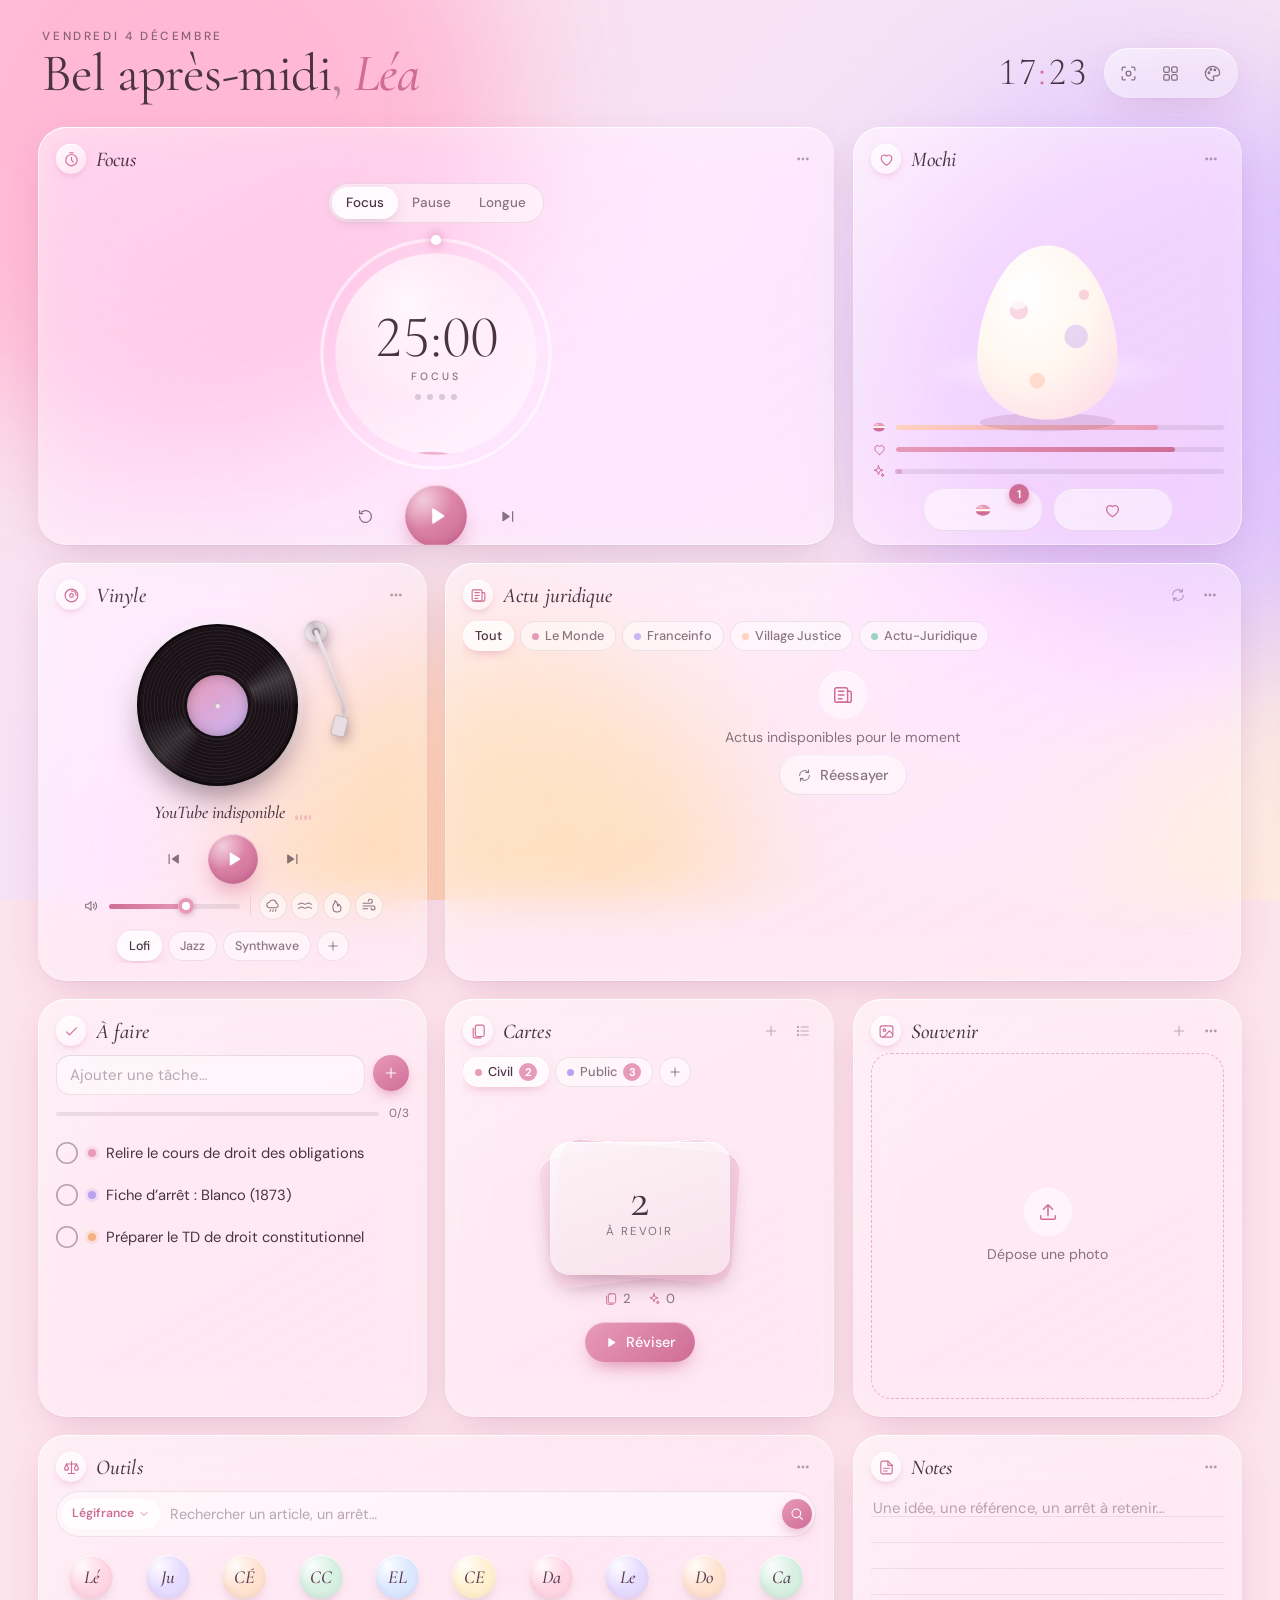
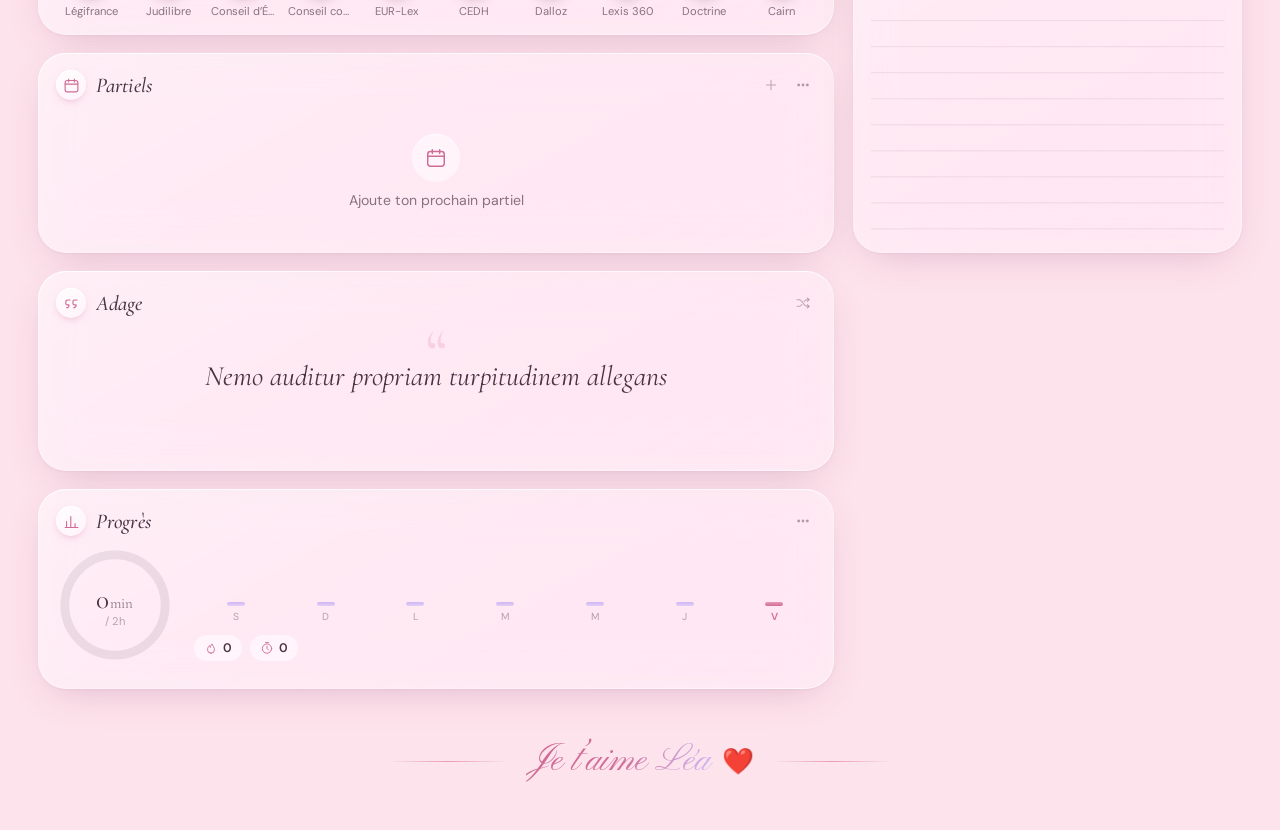
<file: index.html>
<!doctype html>
<html lang="fr" data-mode="light">
<head>
  <meta charset="utf-8">
  <meta name="viewport" content="width=device-width, initial-scale=1, viewport-fit=cover">
  <title>Léa · Révisions</title>
  <meta name="description" content="Espace de révision : minuteur Pomodoro, tâches, flashcards, actualité juridique, musique et un petit compagnon.">
  <meta name="theme-color" content="#fde3ec">
  <meta name="apple-mobile-web-app-capable" content="yes">
  <meta name="apple-mobile-web-app-title" content="Révisions">
  <link rel="manifest" href="manifest.webmanifest">
  <link rel="icon" href="assets/icon.svg" type="image/svg+xml">
  <link rel="apple-touch-icon" href="assets/apple-touch-icon.png">
  <link rel="preconnect" href="https://fonts.googleapis.com">
  <link rel="preconnect" href="https://fonts.gstatic.com" crossorigin>
  <link rel="stylesheet" href="https://fonts.googleapis.com/css2?family=Caveat:wght@400;600&family=Cormorant+Garamond:ital,wght@0,300;0,400;0,500;0,600;1,300;1,400;1,500&family=DM+Sans:opsz,wght@9..40,300;9..40,400;9..40,500;9..40,600&family=Fraunces:ital,opsz,wght@0,9..144,300;0,9..144,400;1,9..144,300;1,9..144,400&family=Italiana&family=Jost:wght@300;400;500&family=Manrope:wght@300;400;500;600&family=Pinyon+Script&display=swap">
  <link rel="stylesheet" href="css/style.css">
</head>
<body>
  <div id="bg" aria-hidden="true">
    <div class="bg-gradient"></div>
    <div class="bg-blobs"><i></i><i></i><i></i><i></i></div>
    <div class="bg-image"></div>
    <div class="bg-dim"></div>
    <div class="bg-grain"></div>
  </div>

  <div class="app">
    <header class="topbar">
      <div class="hello">
        <p class="date" id="date"></p>
        <h1 class="greet"><span id="greet-word">Bonjour</span><span class="comma">,</span> <em id="greet-name">Léa</em></h1>
      </div>
      <div class="top-right">
        <div class="clock" id="clock" aria-live="off"></div>
        <nav class="top-actions glass" aria-label="Actions">
          <button class="icon-btn" id="btn-zen" title="Mode focus (F)" aria-label="Mode focus"></button>
          <button class="icon-btn" id="btn-edit" title="Organiser" aria-label="Organiser"></button>
          <button class="icon-btn" id="btn-custom" title="Personnaliser" aria-label="Personnaliser"></button>
        </nav>
      </div>
    </header>

    <main class="grid" id="grid"></main>

    <footer class="signature">
      <span class="sig-line"></span>
      <p><span class="sig-text">Je t’aime Léa</span> <span class="sig-heart">❤️</span></p>
      <span class="sig-line"></span>
    </footer>
  </div>

  <div class="edit-bar glass" id="edit-bar">
    <button class="btn soft" id="edit-add"></button>
    <button class="btn primary" id="edit-done"></button>
  </div>
  <button class="zen-exit glass" id="zen-exit" aria-label="Quitter le mode focus"></button>

  <aside class="drawer glass" id="drawer" aria-label="Personnaliser"></aside>
  <div class="scrim" id="scrim"></div>
  <div id="modal-root"></div>
  <div class="toasts" id="toasts"></div>
  <div class="fx-layer" id="fx" aria-hidden="true"></div>

  <script src="vendor/Sortable.min.js"></script>
  <script src="js/icons.js"></script>
  <script src="js/core.js"></script>
  <script src="js/app.js"></script>
  <script src="js/widgets/timer.js"></script>
  <script src="js/widgets/pet.js"></script>
  <script src="js/widgets/music.js"></script>
  <script src="js/widgets/news.js"></script>
  <script src="js/widgets/todo.js"></script>
  <script src="js/widgets/flashcards.js"></script>
  <script src="js/widgets/tools.js"></script>
  <script src="js/widgets/countdown.js"></script>
  <script src="js/widgets/photo.js"></script>
  <script src="js/widgets/notes.js"></script>
  <script src="js/widgets/maxim.js"></script>
  <script src="js/widgets/stats.js"></script>
  <script src="js/main.js"></script>
</body>
</html>
</file>
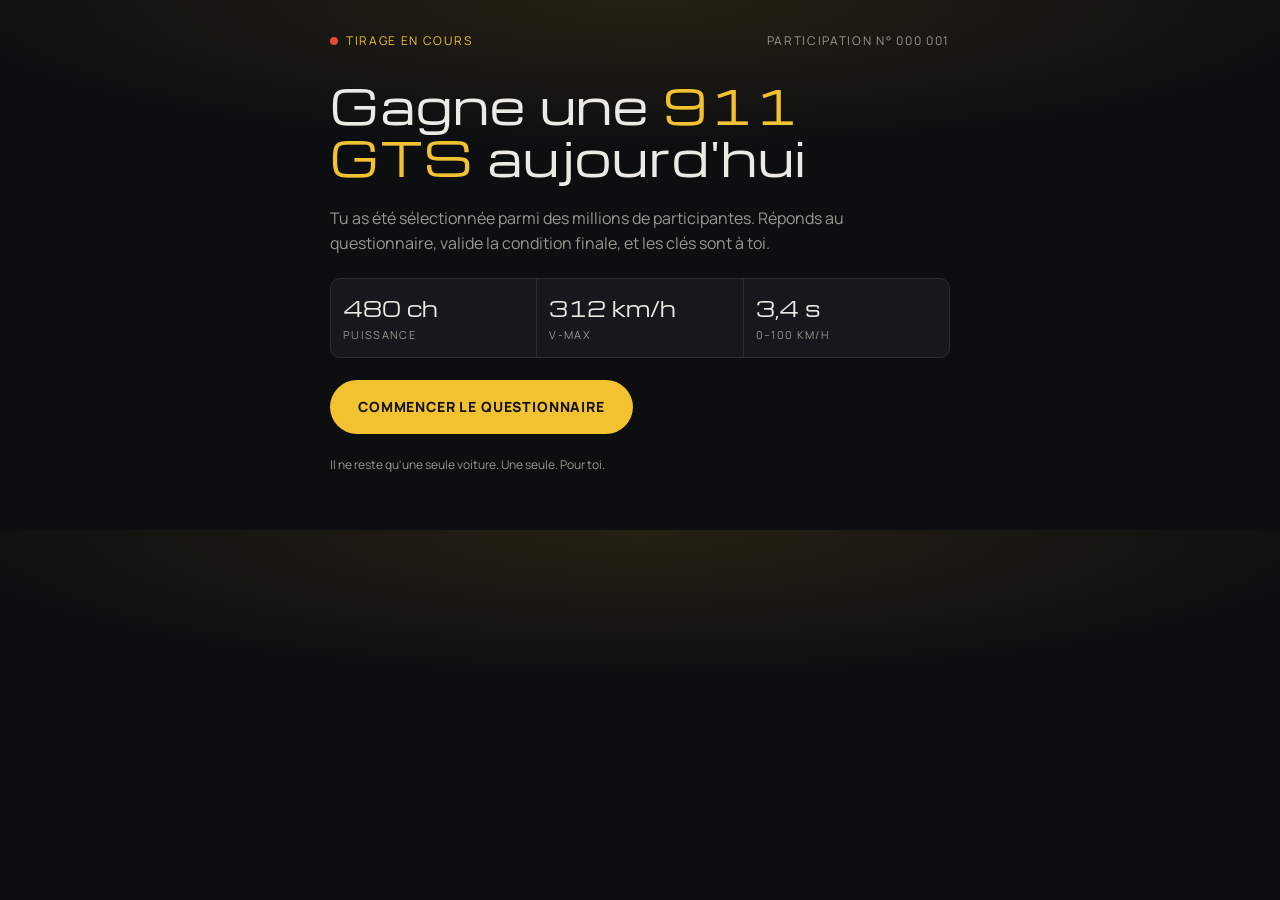
<file: concours/index.html>
<!doctype html>
<html lang="fr">
<head>
<meta charset="utf-8">
<meta name="viewport" content="width=device-width,initial-scale=1,viewport-fit=cover">
<title>Grand Jeu 911 GTS</title>
<meta name="claude:viewport-fit-sides" content="cover">
<link rel="preconnect" href="https://fonts.googleapis.com">
<link rel="stylesheet" href="https://fonts.googleapis.com/css2?family=Michroma&family=Manrope:wght@400;600;800&display=swap">
<style>
/* Layout: one centered "cockpit" column; a tachometer gauge tracks quiz progress, stages swap in place */
:root{
  --bg:#0d0e10; --panel:#16181c; --line:#2a2d33; --fg:#eceae4; --muted:#9a978f;
  --accent:#f2c230; --red:#e5483b; --love:#ff6f91;
  --display:"Michroma","Eurostile","Arial Black",sans-serif;
  --body:"Manrope",system-ui,-apple-system,"Segoe UI",sans-serif;
  color-scheme:dark;
}
*{box-sizing:border-box}
[hidden]{display:none!important}
body{background:var(--bg);color:var(--fg);font-family:var(--body);font-size:16px;line-height:1.55;
  padding-left:max(16px,env(safe-area-inset-left,0px));padding-right:max(16px,env(safe-area-inset-right,0px));
  padding-block:24px 48px;
  background-image:radial-gradient(ellipse 80% 40% at 50% 0%,rgba(242,194,48,.10),transparent 70%);min-height:100%}
.wrap{max-width:620px;margin:0 auto;display:flex;flex-direction:column;gap:28px}
.top{display:flex;justify-content:space-between;align-items:center;gap:12px;flex-wrap:wrap;
  font-size:12px;letter-spacing:.14em;text-transform:uppercase;color:var(--muted)}
.live{display:inline-flex;align-items:center;gap:8px;color:var(--accent)}
.live i{width:8px;height:8px;border-radius:50%;background:var(--red);animation:blink 1.2s infinite}
@keyframes blink{50%{opacity:.25}}
h1{font-family:var(--display);font-weight:400;font-size:clamp(28px,7vw,46px);line-height:1.15;margin:0;text-wrap:balance;letter-spacing:.02em}
h1 em{font-style:normal;color:var(--accent)}
h2{font-family:var(--display);font-weight:400;font-size:clamp(19px,4.6vw,24px);line-height:1.3;margin:0;text-wrap:balance}
p{margin:0}
.lead{color:var(--muted);max-width:52ch}
.specs{display:grid;grid-template-columns:repeat(3,1fr);gap:1px;background:var(--line);border:1px solid var(--line);border-radius:10px;overflow:hidden}
.specs div{background:var(--panel);padding:14px 12px;display:flex;flex-direction:column;gap:2px;min-width:0}
.specs b{font-family:var(--display);font-weight:400;font-size:clamp(15px,4vw,20px);font-variant-numeric:tabular-nums}
.specs span{font-size:11px;letter-spacing:.12em;text-transform:uppercase;color:var(--muted)}
.gauge{display:flex;align-items:center;gap:20px}
.gauge svg{width:150px;flex:none;max-width:40%}
.gauge .txt{display:flex;flex-direction:column;gap:4px;min-width:0}
.gauge .txt small{font-size:11px;letter-spacing:.14em;text-transform:uppercase;color:var(--muted)}
.gauge .txt strong{font-family:var(--display);font-weight:400;font-size:20px}
#needle{transform-origin:100px 100px;transition:transform .9s cubic-bezier(.3,1.4,.5,1)}
.card{background:var(--panel);border:1px solid var(--line);border-radius:14px;padding:24px;display:flex;flex-direction:column;gap:18px}
.opts{display:grid;grid-template-columns:1fr 1fr;gap:10px}
@media (max-width:440px){.opts{grid-template-columns:1fr}.specs{grid-template-columns:1fr 1fr 1fr}}
button{font:inherit;cursor:pointer}
.opt{background:transparent;color:var(--fg);border:1px solid var(--line);border-radius:10px;padding:14px 16px;text-align:left;font-weight:600;transition:border-color .2s,background .2s,transform .15s}
.opt:hover{border-color:var(--accent);background:rgba(242,194,48,.06)}
.opt:focus-visible,.cta:focus-visible,.ghost:focus-visible{outline:2px solid var(--accent);outline-offset:3px}
.cta{background:var(--accent);color:#141414;border:0;border-radius:999px;padding:16px 28px;font-weight:800;letter-spacing:.06em;text-transform:uppercase;font-size:14px;align-self:flex-start;transition:transform .15s}
.cta:hover{transform:translateY(-2px)}
.ghost{background:transparent;color:var(--muted);border:1px solid var(--line);border-radius:999px;padding:14px 22px;font-weight:600}
.feedback{min-height:1.5em;color:var(--accent);font-weight:600}
.qnum{font-size:12px;letter-spacing:.14em;text-transform:uppercase;color:var(--muted)}
.fine{font-size:12px;color:var(--muted)}
.clause{border:1px dashed var(--accent);border-radius:12px;padding:20px;display:flex;flex-direction:column;gap:8px;background:rgba(242,194,48,.05)}
.clause .big{font-family:var(--display);font-size:clamp(20px,5.4vw,28px);line-height:1.3;color:var(--love)}
.row{display:flex;gap:12px;flex-wrap:wrap;align-items:center;position:relative;min-height:56px}
#no{position:relative;transition:transform .25s}
.timer{font-family:var(--display);font-size:clamp(48px,16vw,84px);text-align:center;font-variant-numeric:tabular-nums;color:var(--love)}
.bar{height:6px;background:var(--line);border-radius:3px;overflow:hidden}
.bar i{display:block;height:100%;width:0;background:linear-gradient(90deg,var(--accent),var(--love));transition:width 1s linear}
.stage{animation:in .5s ease both}
@keyframes in{from{opacity:.0;transform:translateY(10px)}to{opacity:1;transform:none}}
@media (prefers-reduced-motion:reduce){*{animation:none!important;transition:none!important}}
canvas#fx{position:fixed;inset:0;pointer-events:none;z-index:5}
</style>
</head>
<body>

<canvas id="fx"></canvas>
<main class="wrap">
  <div class="top"><span class="live"><i></i> Tirage en cours</span><span>Participation n° 000 001</span></div>

  <section id="intro" class="stage" style="display:flex;flex-direction:column;gap:22px">
    <h1>Gagne une <em>911 GTS</em> aujourd'hui</h1>
    <p class="lead">Tu as été sélectionnée parmi des millions de participantes. Réponds au questionnaire, valide la condition finale, et les clés sont à toi.</p>
    <div class="specs">
      <div><b>480 ch</b><span>Puissance</span></div>
      <div><b>312 km/h</b><span>V-max</span></div>
      <div><b>3,4 s</b><span>0–100 km/h</span></div>
    </div>
    <button class="cta" id="start">Commencer le questionnaire</button>
    <p class="fine">Il ne reste qu'une seule voiture. Une seule. Pour toi.</p>
  </section>

  <section id="quiz" class="stage" hidden style="display:flex;flex-direction:column;gap:22px">
    <div class="gauge">
      <svg viewBox="0 0 200 130" aria-hidden="true">
        <path d="M20 100 A80 80 0 0 1 180 100" fill="none" stroke="#2a2d33" stroke-width="10" stroke-linecap="round"/>
        <path d="M163 52 A80 80 0 0 1 180 100" fill="none" stroke="#e5483b" stroke-width="10"/>
        <g id="ticks" fill="#9a978f" font-family="Manrope,sans-serif" font-size="11" text-anchor="middle"></g>
        <line id="needle" x1="100" y1="100" x2="100" y2="34" stroke="#f2c230" stroke-width="3" stroke-linecap="round"/>
        <circle cx="100" cy="100" r="7" fill="#f2c230"/>
        <text x="100" y="124" fill="#9a978f" font-family="Manrope,sans-serif" font-size="9" text-anchor="middle" letter-spacing="1.5">× 1000 TR/MIN</text>
      </svg>
      <div class="txt"><small>Progression vers les clés</small><strong id="pct">0 %</strong></div>
    </div>
    <div class="card">
      <span class="qnum" id="qnum"></span>
      <h2 id="qtext"></h2>
      <div class="opts" id="opts"></div>
      <p class="feedback" id="fb" aria-live="polite"></p>
    </div>
  </section>

  <section id="final" class="stage" hidden style="display:flex;flex-direction:column;gap:22px">
    <h1>Félicitations, tu es <em>finaliste</em></h1>
    <p class="lead">Questionnaire validé à 100 %. Avant la remise des clés, le règlement impose une dernière condition, non négociable.</p>
    <div class="clause">
      <span class="qnum">Article 11 · Condition finale</span>
      <p class="big">10 minutes de câlin avec Rafael, ton copain d'amour.</p>
      <p class="fine">Câlin continu, sans téléphone, bisous autorisés et même encouragés.</p>
    </div>
    <div class="row" id="choice">
      <button class="cta" id="yes">J'accepte la condition</button>
      <button class="ghost" id="no">Je refuse</button>
    </div>
    <p class="feedback" id="fb2" aria-live="polite"></p>
  </section>

  <section id="hug" class="stage" hidden style="display:flex;flex-direction:column;gap:22px">
    <h2>Câlin en cours de validation</h2>
    <p class="lead">Va voir Rafael maintenant. Le chrono démarre quand tu es dans ses bras.</p>
    <div class="timer" id="clock">10:00</div>
    <div class="bar"><i id="barfill"></i></div>
    <div class="row"><button class="cta" id="go">Je suis dans ses bras, go</button></div>
  </section>

  <section id="end" class="stage" hidden style="display:flex;flex-direction:column;gap:22px">
    <h1>Bon… pour la <em>Porsche</em>, c'était une blague.</h1>
    <p class="lead">Il n'y a jamais eu de 911 GTS. Mais le câlin, lui, était 100 % réel, et c'était le vrai premier prix depuis le début.</p>
    <div class="clause">
      <p class="big">Je t'aime. ❤</p>
      <p class="fine">Signé : Rafael, organisateur, jury et unique gagnant de ce concours.</p>
    </div>
    <p class="fine">Réclamations à adresser en personne, de préférence avec un autre câlin.</p>
  </section>
</main>

<script>
const $=id=>document.getElementById(id);
const show=id=>{for(const s of ["intro","quiz","final","hug","end"]){const el=$(s);el.hidden=s!==id;el.style.display=s===id?"flex":"none"}window.scrollTo({top:0,behavior:"smooth"})};

// tachometer ticks 0..8
(()=>{const g=$("ticks");for(let i=0;i<=8;i++){const a=Math.PI*(1-i/8),r=62;const x=100+r*Math.cos(a),y=100-r*Math.sin(a)+4;
 const t=document.createElementNS("http://www.w3.org/2000/svg","text");t.setAttribute("x",x.toFixed(1));t.setAttribute("y",y.toFixed(1));t.textContent=i;if(i>=7)t.setAttribute("fill","#e5483b");g.appendChild(t)}})();
const setGauge=p=>{$("needle").style.transform=`rotate(${-90+180*p}deg)`;$("pct").textContent=Math.round(p*100)+" %"};

const Q=[
 {q:"Quelle couleur pour ta future 911 GTS ?",o:["Jaune course","Noir intense","Rose bonbon","Bleu nuit"],fb:"Excellent choix, c'est noté dans le dossier."},
 {q:"Quelle est la vitesse de pointe d'une 911 GTS ?",o:["180 km/h","250 km/h","312 km/h","400 km/h"],ok:2,fb:"Exact, 312 km/h. Tu connais tes voitures.",bad:"Presque. C'est 312 km/h, mais on te l'accorde."},
 {q:"Qui est le meilleur copain du monde ?",o:["Rafael","Rafael","Rafael","Quelqu'un d'autre"],flee:3,fb:"Bonne réponse. (Il n'y en avait qu'une.)"},
 {q:"Combien de câlins par jour est-il raisonnable de recevoir ?",o:["1","10","50","Infini"],fb:"Réponse acceptée. Retiens bien ce chiffre, il va servir."},
 {q:"Dernière question : est-ce que tu aimes Rafael ?",o:["Oui","Énormément","Plus que tout","Non"],flee:3,fb:"Réponse validée par le jury."}
];
let i=0,busy=false;
function render(){const it=Q[i];$("qnum").textContent=`Question ${i+1} sur ${Q.length}`;$("qtext").textContent=it.q;$("fb").textContent="";
 const box=$("opts");box.innerHTML="";it.o.forEach((t,k)=>{const b=document.createElement("button");b.className="opt";b.textContent=t;
  if(k===it.flee){const run=e=>{e.preventDefault();b.style.transform=`translate(${(Math.random()-.5)*160}px,${(Math.random()-.5)*80}px)`;$("fb").textContent="Cette réponse n'est pas disponible dans ta région."};b.addEventListener("mouseenter",run);b.addEventListener("click",run);b.addEventListener("touchstart",run,{passive:false})}
  else b.onclick=()=>answer(k);box.appendChild(b)})}
function answer(k){if(busy)return;busy=true;const it=Q[i];$("fb").textContent=(it.ok!==undefined&&k!==it.ok)?it.bad:it.fb;setGauge((i+1)/Q.length);
 setTimeout(()=>{busy=false;i++;if(i<Q.length)render();else show("final")},1300)}
$("start").onclick=()=>{show("quiz");setGauge(0);render()};

// "Je refuse" flees
const no=$("no");const flee=e=>{e.preventDefault();no.style.transform=`translate(${(Math.random()-.5)*220}px,${(Math.random()-.5)*90}px)`;$("fb2").textContent="Refus impossible : clause irrévocable (voir article 11)."};
["mouseenter","click","touchstart"].forEach(ev=>no.addEventListener(ev,flee,{passive:false}));
$("yes").onclick=()=>{confetti();show("hug")};

// 10 minute hug timer
const TOTAL=600;let left=TOTAL,tick=null;
const fmt=s=>`${String(Math.floor(s/60)).padStart(2,"0")}:${String(s%60).padStart(2,"0")}`;
$("go").onclick=()=>{if(tick)return;$("go").textContent="Câlin en cours…";$("go").disabled=true;
 tick=setInterval(()=>{left--;$("clock").textContent=fmt(left);$("barfill").style.width=((TOTAL-left)/TOTAL*100)+"%";
  if(left<=0){clearInterval(tick);confetti();show("end")}},1000)};
// secret skip for testing: double-click the timer
$("clock").ondblclick=()=>{left=1};

// confetti + hearts
function confetti(){if(matchMedia("(prefers-reduced-motion: reduce)").matches)return;const c=$("fx"),x=c.getContext("2d");c.width=innerWidth;c.height=innerHeight;
 const cols=["#f2c230","#ff6f91","#eceae4","#e5483b"];const P=Array.from({length:140},()=>({x:c.width/2,y:c.height*.35,vx:(Math.random()-.5)*12,vy:Math.random()*-12-3,s:Math.random()*6+4,c:cols[Math.random()*4|0],h:Math.random()<.3,r:Math.random()*6}));
 let f=0;(function loop(){x.clearRect(0,0,c.width,c.height);P.forEach(p=>{p.vy+=.35;p.x+=p.vx;p.y+=p.vy;p.r+=.1;x.fillStyle=p.c;
  if(p.h){x.font=`${p.s*3}px sans-serif`;x.fillText("♥",p.x,p.y)}else{x.save();x.translate(p.x,p.y);x.rotate(p.r);x.fillRect(-p.s/2,-p.s/4,p.s,p.s/2);x.restore()}});
  if(++f<160)requestAnimationFrame(loop);else x.clearRect(0,0,c.width,c.height)})()}
</script>
</body>
</html>
</file>
<file: css/style.css>
/* ==========================================================
   Révisions — feuille de style
   Verre liquide · tons poudrés · typographie élégante
   ========================================================== */

/* ---------- jetons ---------- */
:root {
  --accent: #e89ab9;
  --accent-strong: #cf6d96;
  --accent-2: #cdb6f4;
  --accent-3: #ffd2bf;

  --ink: #4a3343;
  --ink-soft: rgba(74, 51, 67, .66);
  --ink-faint: rgba(74, 51, 67, .4);
  --line: rgba(74, 51, 67, .1);

  --glass-rgb: 255, 255, 255;
  --glass-alpha: .34;
  --glass-blur: 22px;
  --glass-edge: rgba(255, 255, 255, .7);
  --surface: rgba(255, 255, 255, .5);
  --surface-strong: rgba(255, 255, 255, .78);
  --shadow: 0 1px 2px rgba(140, 70, 110, .06), 0 12px 40px -14px rgba(150, 70, 115, .3);

  --font-display: "Cormorant Garamond", Georgia, serif;
  --font-ui: "DM Sans", system-ui, sans-serif;
  --font-script: "Pinyon Script", cursive;
  --font-hand: "Caveat", cursive;

  --radius: 28px;
  --radius-sm: 16px;
  --row: 200px;
  --gap: 18px;
  --cols: 4;
  --ease: cubic-bezier(.2, .8, .2, 1);
  --spring: cubic-bezier(.34, 1.56, .64, 1);

  --bg-1: #fde3ec; --bg-2: #f5e2f8; --bg-3: #ffeadf;
  --blob-1: #ffb6cf; --blob-2: #d8c1ff; --blob-3: #ffd3b8; --blob-4: #ffe3f1;
  --bg-blur: 0px; --bg-dim: 0;

  color-scheme: light;
}

:root[data-mode="dark"] {
  --ink: #f6e8ef;
  --ink-soft: rgba(246, 232, 239, .7);
  --ink-faint: rgba(246, 232, 239, .42);
  --line: rgba(255, 255, 255, .1);
  --glass-rgb: 52, 32, 50;
  --glass-edge: rgba(255, 255, 255, .16);
  --surface: rgba(255, 255, 255, .08);
  --surface-strong: rgba(255, 255, 255, .14);
  --shadow: 0 1px 2px rgba(0, 0, 0, .2), 0 16px 44px -14px rgba(0, 0, 0, .55);
  color-scheme: dark;
}

/* ---------- base ---------- */
*, *::before, *::after { box-sizing: border-box; }
html { -webkit-text-size-adjust: 100%; }
body {
  margin: 0;
  min-height: 100vh;
  font-family: var(--font-ui);
  font-size: 15px;
  line-height: 1.45;
  color: var(--ink);
  background: var(--bg-1);
  -webkit-font-smoothing: antialiased;
  -webkit-tap-highlight-color: transparent;
  overflow-x: hidden;
}
button { font: inherit; color: inherit; background: none; border: 0; padding: 0; cursor: pointer; }
input, textarea, select { font: inherit; color: inherit; }
a { color: inherit; text-decoration: none; }
::selection { background: color-mix(in srgb, var(--accent) 40%, transparent); }
.ic { flex: none; display: block; }
hr { border: 0; height: 1px; background: var(--line); margin: 6px 0; }
kbd { font-family: var(--font-ui); font-size: .78em; padding: 1px 6px; border-radius: 6px; background: var(--surface); border: 1px solid var(--line); }
:focus-visible { outline: 2px solid var(--accent-strong); outline-offset: 2px; border-radius: 10px; }

/* ---------- fond ---------- */
#bg { position: fixed; inset: 0; z-index: -1; overflow: hidden; }
#bg > div { position: absolute; inset: 0; }
.bg-gradient { background: linear-gradient(135deg, var(--bg-1), var(--bg-2) 50%, var(--bg-3)); transition: background .8s; }
.bg-blobs { filter: blur(70px) saturate(120%); opacity: .9; transition: opacity .8s; }
.bg-blobs i { position: absolute; border-radius: 50%; mix-blend-mode: normal; will-change: transform; }
.bg-blobs i:nth-child(1) { width: 52vmax; height: 52vmax; left: -12vmax; top: -16vmax; background: var(--blob-1); animation: drift1 28s ease-in-out infinite alternate; }
.bg-blobs i:nth-child(2) { width: 46vmax; height: 46vmax; right: -14vmax; top: 6vmax; background: var(--blob-2); animation: drift2 34s ease-in-out infinite alternate; }
.bg-blobs i:nth-child(3) { width: 40vmax; height: 40vmax; left: 18vmax; bottom: -18vmax; background: var(--blob-3); animation: drift3 31s ease-in-out infinite alternate; }
.bg-blobs i:nth-child(4) { width: 30vmax; height: 30vmax; right: 12vmax; bottom: -6vmax; background: var(--blob-4); animation: drift1 25s ease-in-out infinite alternate-reverse; }
@keyframes drift1 { to { transform: translate(14vmax, 10vmax) scale(1.15); } }
@keyframes drift2 { to { transform: translate(-16vmax, 12vmax) scale(.9); } }
@keyframes drift3 { to { transform: translate(10vmax, -14vmax) scale(1.1); } }
#bg.no-blobs .bg-blobs { opacity: 0; }
.bg-image { background: center / cover no-repeat; opacity: 0; transform: scale(1.06); filter: blur(var(--bg-blur)); transition: opacity .8s, filter .4s; }
#bg.has-image .bg-image { opacity: 1; }
#bg.has-image .bg-blobs { opacity: .25; }
.bg-dim { background: rgba(var(--glass-rgb), 1); opacity: var(--bg-dim); transition: opacity .3s; }
.bg-grain {
  opacity: .14; mix-blend-mode: overlay; pointer-events: none;
  background-image: url("data:image/svg+xml,%3Csvg xmlns='http://www.w3.org/2000/svg' width='160' height='160'%3E%3Cfilter id='n'%3E%3CfeTurbulence type='fractalNoise' baseFrequency='.85' numOctaves='3' stitchTiles='stitch'/%3E%3CfeColorMatrix values='0 0 0 0 0.5 0 0 0 0 0.4 0 0 0 0 0.45 0 0 0 .9 0'/%3E%3C/filter%3E%3Crect width='100%25' height='100%25' filter='url(%23n)'/%3E%3C/svg%3E");
}
#bg.no-grain .bg-grain { opacity: 0; }

/* ---------- mise en page ---------- */
.app { max-width: 1480px; margin: 0 auto; padding: max(22px, env(safe-area-inset-top)) clamp(16px, 3vw, 40px) 30px; }

.topbar { display: flex; align-items: flex-end; justify-content: space-between; gap: 18px; margin: 6px 4px 26px; }
.hello .date { margin: 0 0 2px; font-size: .74rem; letter-spacing: .22em; text-transform: uppercase; color: var(--ink-soft); font-weight: 500; }
.greet { margin: 0; font-family: var(--font-display); font-weight: 400; font-size: clamp(2rem, 4.2vw, 3.3rem); line-height: 1.02; letter-spacing: -.01em; }
.greet em { font-style: italic; color: var(--accent-strong); font-weight: 500; }
.greet .comma { color: var(--ink-faint); }
.top-right { display: flex; align-items: center; gap: 16px; }
.clock { font-family: var(--font-display); font-size: clamp(1.6rem, 3vw, 2.4rem); font-weight: 300; letter-spacing: .02em; font-variant-numeric: lining-nums tabular-nums; }
.clock .colon { animation: blinkc 2s steps(1) infinite; color: var(--accent-strong); margin: 0 1px; }
@keyframes blinkc { 50% { opacity: .25; } }
.top-actions { display: flex; gap: 2px; padding: 5px; border-radius: 999px; }
.top-actions .icon-btn { width: 40px; height: 40px; }
.top-actions .icon-btn.active { background: var(--ink); color: rgba(var(--glass-rgb), 1); }
:root[data-mode="dark"] .top-actions .icon-btn.active { background: var(--accent); color: #2c1a2a; }

.grid {
  display: grid;
  grid-template-columns: repeat(var(--cols), minmax(0, 1fr));
  grid-auto-rows: var(--row);
  grid-auto-flow: dense;
  gap: var(--gap);
}
.size-S { grid-column: span 1; grid-row: span 1; }
.size-M { grid-column: span 2; grid-row: span 1; }
.size-T { grid-column: span 1; grid-row: span 2; }
.size-L { grid-column: span 2; grid-row: span 2; }

.signature { display: flex; align-items: center; justify-content: center; gap: 18px; margin: 46px 0 12px; }
.signature p { margin: 0; font-family: var(--font-script); font-size: clamp(1.7rem, 3vw, 2.3rem); color: var(--accent-strong); white-space: nowrap; }
.sig-text {
  background: linear-gradient(100deg, var(--accent-strong) 20%, var(--accent-2) 40%, var(--accent-strong) 60%);
  background-size: 250% 100%;
  -webkit-background-clip: text; background-clip: text; color: transparent;
  animation: shimmer 6s ease-in-out infinite;
  padding: 0 .1em;
}
:root[data-mode="dark"] .sig-text { background-image: linear-gradient(100deg, var(--accent) 20%, #fff 40%, var(--accent) 60%); }
@keyframes shimmer { 0%, 100% { background-position: 100% 0; } 50% { background-position: 0 0; } }
.sig-heart { display: inline-block; font-size: .7em; animation: beat 1.6s ease-in-out infinite; transform-origin: center; }
@keyframes beat { 0%, 40%, 100% { transform: scale(1); } 15% { transform: scale(1.22); } 28% { transform: scale(.95); } }
.sig-line { width: min(120px, 14vw); height: 1px; background: linear-gradient(90deg, transparent, var(--accent), transparent); }

/* ---------- verre liquide ---------- */
.glass {
  background:
    linear-gradient(150deg, rgba(var(--glass-rgb), calc(var(--glass-alpha) + .16)) 0%, rgba(var(--glass-rgb), var(--glass-alpha)) 45%, rgba(var(--glass-rgb), calc(var(--glass-alpha) - .06)) 100%);
  -webkit-backdrop-filter: blur(var(--glass-blur)) saturate(175%);
  backdrop-filter: blur(var(--glass-blur)) saturate(175%);
  box-shadow:
    inset 0 1px 0 rgba(255, 255, 255, .75),
    inset 0 -1px 0 rgba(255, 255, 255, .18),
    inset 0 0 22px rgba(255, 255, 255, .12),
    var(--shadow);
}
:root[data-mode="dark"] .glass { box-shadow: inset 0 1px 0 rgba(255, 255, 255, .14), inset 0 0 22px rgba(255, 255, 255, .03), var(--shadow); }

/* ---------- widget ---------- */
.widget {
  position: relative;
  display: flex; flex-direction: column;
  min-width: 0; min-height: 0;
  border-radius: var(--radius);
  overflow: hidden;
  isolation: isolate;
  container-type: size;
  transition: transform .5s var(--ease), box-shadow .5s var(--ease);
}
.widget::before { /* reflet spéculaire qui suit le pointeur */
  content: ""; position: absolute; inset: 0; z-index: -1; pointer-events: none;
  background: radial-gradient(420px circle at var(--mx, 30%) var(--my, -20%), rgba(255, 255, 255, .38), transparent 42%);
  opacity: 0; transition: opacity .5s;
}
:root[data-mode="dark"] .widget::before { background: radial-gradient(420px circle at var(--mx, 30%) var(--my, -20%), rgba(255, 255, 255, .09), transparent 42%); }
.widget:hover::before { opacity: 1; }
.widget::after { /* liseré lumineux */
  content: ""; position: absolute; inset: 0; border-radius: inherit; padding: 1px; pointer-events: none; z-index: 3;
  background: linear-gradient(150deg, var(--glass-edge), rgba(255, 255, 255, .06) 38%, rgba(255, 255, 255, .02) 62%, color-mix(in srgb, var(--glass-edge) 70%, transparent));
  -webkit-mask: linear-gradient(#000 0 0) content-box, linear-gradient(#000 0 0);
  -webkit-mask-composite: xor; mask-composite: exclude;
}
@media (hover: hover) { .widget:hover { transform: translateY(-3px); } }

body.ready .widget { animation: rise .9s var(--ease) backwards; animation-delay: calc(var(--i, 0) * 70ms + 80ms); }
@keyframes rise { from { opacity: 0; transform: translateY(26px) scale(.97); filter: blur(8px); } to { opacity: 1; transform: none; filter: none; } }
body:not(.ready) .widget { opacity: 0; }
.widget.appear { animation: rise .7s var(--ease) backwards !important; }
.widget.vanish { animation: vanish .38s var(--ease) both !important; }
@keyframes vanish { to { opacity: 0; transform: scale(.92); filter: blur(6px); } }
body.ready .topbar { animation: fadeDown .9s var(--ease) both; }
@keyframes fadeDown { from { opacity: 0; transform: translateY(-14px); } to { opacity: 1; transform: none; } }

.w-head { display: flex; align-items: center; gap: 10px; padding: 16px 16px 4px 18px; min-height: 52px; position: relative; z-index: 2; }
.w-icon {
  width: 30px; height: 30px; flex: none; border-radius: 50%;
  display: grid; place-items: center;
  color: var(--accent-strong);
  background: linear-gradient(145deg, rgba(255, 255, 255, .85), rgba(255, 255, 255, .35));
  box-shadow: inset 0 1px 0 #fff, 0 3px 10px -4px color-mix(in srgb, var(--accent-strong) 60%, transparent);
}
:root[data-mode="dark"] .w-icon { background: rgba(255, 255, 255, .1); box-shadow: inset 0 1px 0 rgba(255, 255, 255, .15); color: var(--accent); }
.w-title { margin: 0; font-family: var(--font-display); font-weight: 500; font-size: 1.32rem; font-style: italic; letter-spacing: .005em; white-space: nowrap; overflow: hidden; text-overflow: ellipsis; }
:root[data-font="moderne"] .w-title { font-style: normal; letter-spacing: .04em; }
.w-actions { margin-left: auto; display: flex; gap: 2px; opacity: .55; transition: opacity .3s; }
.widget:hover .w-actions, .w-actions:focus-within { opacity: 1; }
@media (hover: none) { .w-actions { opacity: .8; } }
.w-body { flex: 1; min-height: 0; padding: 4px 18px 18px; overflow: auto; position: relative; scrollbar-width: thin; scrollbar-color: var(--line) transparent; }
.w-body > * { min-width: 0; }
.w-body::-webkit-scrollbar { width: 6px; }
.w-body::-webkit-scrollbar-thumb { background: var(--line); border-radius: 9px; }

/* mode organisation */
.w-edit {
  position: absolute; inset: 0; z-index: 5;
  display: flex; flex-direction: column; align-items: center; justify-content: center; gap: 12px;
  background: rgba(var(--glass-rgb), .35);
  -webkit-backdrop-filter: blur(4px); backdrop-filter: blur(4px);
  opacity: 0; pointer-events: none; transition: opacity .35s var(--ease);
  cursor: grab;
}
.w-handle { width: 46px; height: 46px; border-radius: 50%; display: grid; place-items: center; background: var(--surface-strong); box-shadow: var(--shadow); }
.w-edit-btns { display: flex; gap: 8px; }
body.editing .w-edit { opacity: 1; pointer-events: auto; }
body.editing .widget { animation: jiggle .5s ease-in-out infinite alternate; }
body.editing .widget:nth-child(2n) { animation-delay: -.25s; }
@keyframes jiggle { from { transform: rotate(-.35deg); } to { transform: rotate(.35deg); } }
.w-ghost { opacity: .35; }
.w-chosen { box-shadow: 0 30px 60px -20px rgba(150, 70, 115, .5); }
.w-drag { transform: rotate(2deg); }

.edit-bar, .zen-exit { position: fixed; left: 50%; bottom: max(22px, env(safe-area-inset-bottom)); z-index: 40; transform: translate(-50%, 140%); opacity: 0; visibility: hidden; transition: transform .5s var(--spring), opacity .3s, visibility 0s .5s; }
.edit-bar { display: flex; gap: 8px; padding: 7px; border-radius: 999px; }
body.editing .edit-bar, body.zen .zen-exit { transform: translate(-50%, 0); opacity: 1; visibility: visible; transition: transform .5s var(--spring), opacity .3s; }
.zen-exit { width: 48px; height: 48px; border-radius: 50%; display: grid; place-items: center; }

/* ---------- contrôles ---------- */
.icon-btn {
  width: 36px; height: 36px; flex: none; border-radius: 50%;
  display: inline-grid; place-items: center;
  color: var(--ink-soft);
  transition: background .25s, color .25s, transform .25s var(--spring);
}
.icon-btn:hover { background: var(--surface); color: var(--ink); }
.icon-btn:active { transform: scale(.88); }
.icon-btn.sm { width: 30px; height: 30px; }
.icon-btn.xs { width: 26px; height: 26px; }
.icon-btn.accent { color: #fff; background: linear-gradient(145deg, var(--accent), var(--accent-strong)); box-shadow: 0 6px 16px -6px var(--accent-strong); }
.icon-btn.accent:hover { filter: brightness(1.05); color: #fff; }
.icon-btn.spin .ic { animation: spin 1s linear infinite; }
@keyframes spin { to { transform: rotate(360deg); } }

.btn {
  display: inline-flex; align-items: center; justify-content: center; gap: 8px;
  height: 40px; padding: 0 18px; border-radius: 999px;
  font-weight: 500; font-size: .9rem; letter-spacing: .01em; white-space: nowrap;
  transition: transform .3s var(--spring), box-shadow .3s, background .3s, filter .3s;
}
.btn:active { transform: scale(.95); }
.btn.primary {
  color: #fff;
  background: linear-gradient(135deg, var(--accent) 0%, var(--accent-strong) 100%);
  box-shadow: inset 0 1px 0 rgba(255, 255, 255, .45), 0 8px 22px -8px var(--accent-strong);
}
.btn.primary:hover { filter: brightness(1.05) saturate(1.05); box-shadow: inset 0 1px 0 rgba(255, 255, 255, .45), 0 12px 26px -8px var(--accent-strong); }
.btn.soft { background: var(--surface); box-shadow: inset 0 1px 0 rgba(255, 255, 255, .6), inset 0 0 0 1px var(--line); }
.btn.soft:hover { background: var(--surface-strong); }
.btn.ghost { color: var(--ink-soft); }
.btn.ghost:hover { background: var(--surface); color: var(--ink); }
.btn.danger { color: #c4466b; }
.btn.full { width: 100%; }

.chip-btn { display: inline-flex; align-items: center; gap: 6px; height: 32px; padding: 0 12px; border-radius: 999px; background: var(--surface-strong); box-shadow: var(--shadow); font-size: .8rem; font-weight: 500; }

.chips-row { display: flex; gap: 6px; overflow-x: auto; padding: 2px 0 10px; scrollbar-width: none; mask-image: linear-gradient(90deg, #000 90%, transparent); }
.chips-row::-webkit-scrollbar { display: none; }
.chip {
  flex: none; display: inline-flex; align-items: center; gap: 6px;
  height: 30px; padding: 0 12px; border-radius: 999px;
  font-size: .8rem; font-weight: 500; color: var(--ink-soft);
  background: var(--surface);
  box-shadow: inset 0 0 0 1px var(--line);
  transition: all .3s var(--ease);
}
.chip:hover { color: var(--ink); }
.chip.on { color: var(--ink); background: var(--surface-strong); box-shadow: inset 0 1px 0 #fff, 0 4px 14px -6px color-mix(in srgb, var(--accent-strong) 70%, transparent); }
:root[data-mode="dark"] .chip.on { box-shadow: inset 0 0 0 1px var(--accent); }
.chip .dot { width: 7px; height: 7px; border-radius: 50%; background: var(--dot, var(--accent)); }
.chip.add { padding: 0 9px; }
.chip .cnt { font-size: .7rem; min-width: 18px; height: 18px; border-radius: 9px; display: grid; place-items: center; background: var(--accent); color: #fff; padding: 0 5px; }

.field {
  width: 100%; height: 42px; padding: 0 14px; border-radius: 14px;
  border: 0; outline: 0;
  background: var(--surface);
  box-shadow: inset 0 0 0 1px var(--line), inset 0 1px 2px rgba(120, 60, 90, .06);
  transition: box-shadow .25s, background .25s;
}
textarea.field { height: auto; padding: 12px 14px; resize: vertical; line-height: 1.5; }
select.field { appearance: none; background-image: linear-gradient(45deg, transparent 50%, var(--ink-soft) 50%), linear-gradient(135deg, var(--ink-soft) 50%, transparent 50%); background-position: calc(100% - 20px) 19px, calc(100% - 15px) 19px; background-size: 5px 5px; background-repeat: no-repeat; }
.field:focus { background: var(--surface-strong); box-shadow: inset 0 0 0 1.5px var(--accent), 0 0 0 4px color-mix(in srgb, var(--accent) 22%, transparent); }
.field::placeholder { color: var(--ink-faint); }
.field.err { box-shadow: inset 0 0 0 1.5px #e0607e; animation: shake .4s; }
.field.bare { background: transparent; box-shadow: none; height: 38px; padding: 0 6px; }
.field.bare:focus { box-shadow: none; }

.switch { position: relative; display: inline-block; width: 44px; height: 26px; flex: none; }
.switch-input { position: absolute; inset: 0; opacity: 0; margin: 0; cursor: pointer; z-index: 1; }
.switch-track { position: absolute; inset: 0; border-radius: 99px; background: var(--line); box-shadow: inset 0 1px 3px rgba(0, 0, 0, .08); transition: background .3s; }
.switch-thumb { position: absolute; top: 3px; left: 3px; width: 20px; height: 20px; border-radius: 50%; background: #fff; box-shadow: 0 2px 6px rgba(0, 0, 0, .18); transition: transform .4s var(--spring); }
.switch-input:checked + .switch-track { background: linear-gradient(135deg, var(--accent), var(--accent-strong)); }
.switch-input:checked + .switch-track .switch-thumb { transform: translateX(18px); }
.switch-input:focus-visible + .switch-track { outline: 2px solid var(--accent-strong); outline-offset: 2px; }

.range { -webkit-appearance: none; appearance: none; width: 100%; height: 22px; background: transparent; cursor: pointer; --p: 50%; }
.range::-webkit-slider-runnable-track { height: 5px; border-radius: 9px; background: linear-gradient(90deg, var(--accent-strong), var(--accent) var(--p), var(--line) var(--p)); }
.range::-moz-range-track { height: 5px; border-radius: 9px; background: linear-gradient(90deg, var(--accent-strong), var(--accent) var(--p), var(--line) var(--p)); }
.range::-webkit-slider-thumb { -webkit-appearance: none; width: 16px; height: 16px; margin-top: -5.5px; border-radius: 50%; background: #fff; box-shadow: 0 1px 6px rgba(120, 50, 90, .35), inset 0 0 0 4px var(--accent); transition: transform .2s var(--spring); }
.range::-moz-range-thumb { width: 16px; height: 16px; border: 0; border-radius: 50%; background: #fff; box-shadow: 0 1px 6px rgba(120, 50, 90, .35), inset 0 0 0 4px var(--accent); }
.range:active::-webkit-slider-thumb { transform: scale(1.25); }

.seg { position: relative; display: inline-flex; padding: 4px; border-radius: 999px; background: var(--surface); box-shadow: inset 0 0 0 1px var(--line); }
.seg button { position: relative; z-index: 1; height: 32px; padding: 0 14px; border-radius: 999px; font-size: .84rem; font-weight: 500; color: var(--ink-soft); display: inline-flex; align-items: center; gap: 6px; transition: color .3s; }
.seg button.on { color: var(--ink); }
.seg.mini button.on { background: var(--surface-strong); box-shadow: inset 0 1px 0 #fff, 0 3px 10px -4px rgba(120, 50, 90, .3); }
:root[data-mode="dark"] .seg.mini button.on { box-shadow: inset 0 0 0 1px var(--accent); }
.seg-pill { position: absolute; top: 4px; left: 0; height: 32px; border-radius: 999px; background: var(--surface-strong); box-shadow: inset 0 1px 0 #fff, 0 4px 14px -5px rgba(120, 50, 90, .35); transition: transform .5s var(--spring), width .5s var(--spring); }
:root[data-mode="dark"] .seg-pill { box-shadow: inset 0 0 0 1px var(--accent); }

.stepper { display: inline-flex; align-items: center; gap: 4px; padding: 3px; border-radius: 999px; background: var(--surface); box-shadow: inset 0 0 0 1px var(--line); }
.stepper output { min-width: 62px; text-align: center; font-weight: 500; font-variant-numeric: tabular-nums; font-size: .88rem; }

.empty { height: 100%; display: flex; flex-direction: column; align-items: center; justify-content: center; gap: 8px; text-align: center; color: var(--ink-soft); padding: 10px; width: 100%; }
.empty p { margin: 0; font-size: .88rem; }
.empty.clickable { border-radius: var(--radius-sm); transition: background .3s; }
.empty.clickable:hover { background: var(--surface); }
.empty-ic { width: 48px; height: 48px; border-radius: 50%; display: grid; place-items: center; color: var(--accent-strong); background: var(--surface); box-shadow: inset 0 1px 0 rgba(255, 255, 255, .7); }
.empty-ic.big { width: 62px; height: 62px; }
.muted { color: var(--ink-faint); font-size: .86rem; }
.hint { margin: 4px 0 0; font-size: .78rem; color: var(--ink-faint); }
.row { display: flex; gap: 8px; align-items: center; }
.row.end { justify-content: flex-end; }
.row.wrap { flex-wrap: wrap; }
.stack { display: flex; flex-direction: column; gap: 10px; }
.track { height: 6px; border-radius: 9px; background: var(--line); overflow: hidden; flex: 1; }
.track > span { display: block; height: 100%; border-radius: inherit; background: linear-gradient(90deg, var(--accent), var(--accent-strong)); transition: width .8s var(--ease); }

/* ---------- formulaires de réglages ---------- */
.settings { display: flex; flex-direction: column; gap: 12px; }
.f-row { display: flex; align-items: center; gap: 10px; min-height: 40px; }
.f-row .f-label { flex: 1; font-size: .9rem; }
.f-row .range { max-width: 170px; }
.f-row .field { max-width: 240px; }
.f-ic { color: var(--accent-strong); opacity: .85; }
.f-block { display: flex; flex-direction: column; gap: 8px; }
.f-block .f-label { font-size: .72rem; letter-spacing: .14em; text-transform: uppercase; color: var(--ink-soft); font-weight: 600; }
.edit-list { list-style: none; margin: 0; padding: 0; display: flex; flex-direction: column; gap: 6px; max-height: 300px; overflow: auto; }
.edit-list li { display: flex; align-items: center; gap: 10px; padding: 8px 8px 8px 14px; border-radius: 14px; background: var(--surface); }
.edit-list .el-main { flex: 1; min-width: 0; font-weight: 500; font-size: .9rem; overflow: hidden; text-overflow: ellipsis; white-space: nowrap; }
.edit-list small { color: var(--ink-faint); font-size: .76rem; }
.cards-list .el-main { display: flex; flex-direction: column; white-space: normal; }
.cards-list .el-main b { font-weight: 500; }
.cards-list .el-main small { display: -webkit-box; -webkit-line-clamp: 1; -webkit-box-orient: vertical; overflow: hidden; }
.box-pill { color: var(--accent); font-size: .55rem; letter-spacing: 1px; }
.add-row { display: flex; gap: 8px; align-items: center; }
.add-row .field:first-child { flex: .7; }
.add-row .field { flex: 1; }

/* ---------- fenêtres ---------- */
#modal-root { position: relative; z-index: 60; }
.modal-wrap {
  position: fixed; inset: 0; display: grid; place-items: center; padding: 18px;
  background: color-mix(in srgb, var(--bg-1) 25%, rgba(60, 30, 50, .22));
  -webkit-backdrop-filter: blur(6px); backdrop-filter: blur(6px);
  opacity: 0; transition: opacity .3s var(--ease);
}
.modal-wrap.in { opacity: 1; }
.modal {
  width: min(440px, 100%); max-height: min(86vh, 760px);
  display: flex; flex-direction: column;
  border-radius: 30px;
  --glass-alpha: .72;
  transform: translateY(18px) scale(.96); transition: transform .5s var(--spring);
}
:root[data-mode="dark"] .modal { --glass-alpha: .82; }
.modal.wide { width: min(560px, 100%); }
.modal.small { width: min(360px, 100%); }
.modal-wrap.in .modal { transform: none; }
.modal-wrap.out .modal { transform: translateY(10px) scale(.97); }
.modal-head { display: flex; align-items: center; gap: 10px; padding: 18px 16px 6px 22px; }
.modal-head h3 { margin: 0; flex: 1; font-family: var(--font-display); font-style: italic; font-weight: 500; font-size: 1.5rem; }
.modal-body { padding: 8px 22px 22px; overflow: auto; }
.confirm p { margin: 0 0 18px; font-size: .95rem; line-height: 1.5; }

/* ---------- tiroir ---------- */
.drawer {
  position: fixed; top: 12px; right: 12px; bottom: 12px; z-index: 50;
  width: min(380px, calc(100vw - 24px));
  border-radius: 30px;
  display: flex; flex-direction: column;
  --glass-alpha: .66;
  transform: translateX(calc(100% + 30px)); transition: transform .6s var(--ease);
}
:root[data-mode="dark"] .drawer { --glass-alpha: .8; }
.drawer.open { transform: none; }
.drawer-head { display: flex; align-items: center; justify-content: space-between; padding: 20px 16px 8px 24px; }
.drawer-head h3 { margin: 0; font-family: var(--font-display); font-weight: 500; font-style: italic; font-size: 1.7rem; }
.drawer-body { flex: 1; overflow: auto; padding: 4px 24px 28px; }
.d-sec { padding: 16px 0; border-bottom: 1px solid var(--line); display: flex; flex-direction: column; gap: 12px; }
.d-sec:last-child { border: 0; }
.d-sec h4 { margin: 0; font-size: .7rem; letter-spacing: .18em; text-transform: uppercase; color: var(--ink-soft); font-weight: 600; }
.drawer.open .d-sec { animation: rise .6s var(--ease) both; }
.drawer.open .d-sec:nth-child(2) { animation-delay: .05s; } .drawer.open .d-sec:nth-child(3) { animation-delay: .1s; }
.drawer.open .d-sec:nth-child(4) { animation-delay: .15s; } .drawer.open .d-sec:nth-child(5) { animation-delay: .2s; }
.drawer.open .d-sec:nth-child(6) { animation-delay: .25s; } .drawer.open .d-sec:nth-child(7) { animation-delay: .3s; }
.scrim { position: fixed; inset: 0; z-index: 45; background: rgba(60, 30, 50, .12); opacity: 0; pointer-events: none; transition: opacity .4s; }
.scrim.show { opacity: 1; pointer-events: auto; }

.swatches { display: flex; gap: 10px; flex-wrap: wrap; }
.swatch {
  width: 38px; height: 38px; border-radius: 50%;
  background: conic-gradient(from 200deg, var(--c1), var(--c2), var(--c3), var(--c1));
  box-shadow: inset 0 0 0 2px rgba(255, 255, 255, .7), 0 4px 12px -4px rgba(120, 50, 90, .35);
  transition: transform .35s var(--spring), box-shadow .3s;
}
.swatch:hover { transform: scale(1.1); }
.swatch.on { box-shadow: inset 0 0 0 2px #fff, 0 0 0 2px var(--ink), 0 6px 14px -4px rgba(120, 50, 90, .4); transform: scale(1.06); }
.bg-tiles { display: grid; grid-template-columns: repeat(3, 1fr); gap: 8px; }
.bg-tile { aspect-ratio: 1.4; border-radius: 14px; background-size: cover !important; background-position: center !important; box-shadow: inset 0 0 0 1px rgba(255, 255, 255, .6), 0 3px 10px -4px rgba(120, 50, 90, .3); transition: transform .35s var(--spring), box-shadow .3s; }
.bg-tile:hover { transform: translateY(-2px); }
.bg-tile.on { box-shadow: inset 0 0 0 2px #fff, 0 0 0 2px var(--ink); }
.img-tile { display: grid; place-items: center; color: var(--ink-soft); background: var(--surface); }
.font-opts { display: grid; grid-template-columns: repeat(3, 1fr); gap: 8px; }
.font-opt { display: flex; flex-direction: column; align-items: center; gap: 2px; padding: 12px 6px 10px; border-radius: 16px; background: var(--surface); box-shadow: inset 0 0 0 1px var(--line); transition: all .3s var(--ease); }
.font-opt .aa { font-size: 1.9rem; line-height: 1; }
.font-opt small { font-size: .72rem; color: var(--ink-soft); }
.font-opt.on { background: var(--surface-strong); box-shadow: inset 0 0 0 1.5px var(--accent-strong); }
.w-list { display: flex; flex-direction: column; gap: 4px; }
.w-row { display: flex; align-items: center; gap: 12px; padding: 6px 4px; }
.w-row .w-icon { width: 28px; height: 28px; }
.w-row .w-name { flex: 1; font-size: .92rem; }

/* ---------- toasts & effets ---------- */
.toasts { position: fixed; left: 50%; top: max(18px, env(safe-area-inset-top)); transform: translateX(-50%); z-index: 80; display: flex; flex-direction: column; align-items: center; gap: 8px; pointer-events: none; }
.toast { display: flex; align-items: center; gap: 9px; padding: 10px 18px 10px 14px; border-radius: 999px; font-size: .87rem; font-weight: 500; --glass-alpha: .7; color: var(--ink); opacity: 0; transform: translateY(-16px) scale(.95); transition: all .5s var(--spring); }
.toast .ic { color: var(--accent-strong); }
.toast.in { opacity: 1; transform: none; }
.toast.out { opacity: 0; transform: translateY(-10px) scale(.97); }
.fx-layer { position: fixed; inset: 0; pointer-events: none; z-index: 90; overflow: hidden; }
.fx-heart { position: fixed; display: block; filter: drop-shadow(0 2px 4px rgba(200, 80, 130, .25)); }
.fx-spark { position: fixed; width: 8px; height: 8px; border-radius: 50%; background: radial-gradient(circle, #fff 20%, var(--accent) 60%, transparent 70%); }
.fx-petal { position: fixed; top: 0; border-radius: 80% 0 80% 0; opacity: 0; box-shadow: inset -2px -2px 4px rgba(220, 120, 160, .25); }
.fx-mac { position: fixed; display: block; filter: drop-shadow(0 6px 10px rgba(200, 80, 130, .3)); }
@keyframes shake { 20%, 60% { transform: translateX(-4px); } 40%, 80% { transform: translateX(4px); } }

/* ==========================================================
   WIDGETS
   ========================================================== */

/* ---------- minuteur ---------- */
.w-timer .w-body { display: flex; padding-bottom: 16px; }
.timer { --orb: min(74cqw, calc(100cqh - 172px)); flex: 1; display: flex; flex-direction: column; align-items: center; justify-content: space-evenly; gap: 8px; }
.t-seg { flex: none; }
.orb-wrap { position: relative; width: var(--orb); aspect-ratio: 1; min-width: 120px; flex: none; }
.orb { width: 100%; height: 100%; overflow: visible; display: block; }
.st-a { stop-color: var(--accent); }
.st-b { stop-color: var(--accent-2); }
.orb-bg { fill: rgba(255, 255, 255, .28); }
:root[data-mode="dark"] .orb-bg { fill: rgba(255, 255, 255, .05); }
.lvl { transition: transform 1s linear; }
.wv-back { fill: var(--accent-2); opacity: .55; }
.wv-front { fill: url(#t-water); opacity: .92; }
.widget[data-mode="short"] .wv-front, .widget[data-mode="long"] .wv-front { fill: var(--accent-3); }
.widget[data-mode="short"] .wv-back, .widget[data-mode="long"] .wv-back { fill: var(--accent-2); }
.bubbles circle { fill: rgba(255, 255, 255, .75); animation: bubble 5s ease-in infinite; animation-delay: var(--d); opacity: 0; }
@keyframes bubble { 0% { transform: translate(0, 0); opacity: 0; } 15% { opacity: .9; } 80% { opacity: .6; } 100% { transform: translate(var(--x), -140px); opacity: 0; } }
.widget:not(.running) .bubbles circle { animation-play-state: paused; }
.orb-shine { pointer-events: none; mix-blend-mode: soft-light; }
.ring-track { fill: none; stroke: rgba(255, 255, 255, .55); stroke-width: 3; }
:root[data-mode="dark"] .ring-track { stroke: rgba(255, 255, 255, .1); }
.ring-prog { fill: none; stroke: url(#t-ring); stroke-width: 5; stroke-linecap: round; transform: rotate(-90deg); transform-origin: 110px 110px; transition: stroke-dashoffset 1s linear; filter: drop-shadow(0 0 6px color-mix(in srgb, var(--accent) 60%, transparent)); }
.ring-dot { fill: #fff; filter: drop-shadow(0 0 5px var(--accent-strong)); transition: cx 1s linear, cy 1s linear; }
.orb-center { position: absolute; inset: 0; display: flex; flex-direction: column; align-items: center; justify-content: center; pointer-events: none; }
.t-time {
  font-family: var(--font-display); font-weight: 300;
  font-size: calc(var(--orb) * .24); line-height: 1;
  letter-spacing: -.01em; font-variant-numeric: lining-nums tabular-nums;
  text-shadow: 0 2px 18px rgba(255, 255, 255, .6);
}
:root[data-font="moderne"] .t-time { font-weight: 400; }
:root[data-mode="dark"] .t-time { text-shadow: 0 1px 3px rgba(40, 10, 30, .35), 0 2px 18px rgba(40, 10, 30, .5); }
:root[data-mode="dark"] .wv-front { opacity: .55; }
:root[data-mode="dark"] .wv-back { opacity: .3; }
:root[data-mode="dark"] .t-label { color: var(--ink); }
.t-label { margin-top: 2px; font-size: max(.66rem, calc(var(--orb) * .042)); letter-spacing: .3em; text-transform: uppercase; color: var(--ink-soft); font-weight: 500; }
.t-dots { display: flex; gap: 6px; margin-top: calc(var(--orb) * .04); }
.t-dots i { width: 6px; height: 6px; border-radius: 50%; background: var(--ink-faint); opacity: .5; transition: all .5s var(--spring); }
.t-dots i.on { background: var(--accent-strong); opacity: 1; transform: scale(1.2); }
.t-controls { display: flex; align-items: center; gap: 22px; flex: none; }
.play-btn {
  width: 62px; height: 62px; border-radius: 50%; display: grid; place-items: center; color: #fff;
  background: radial-gradient(circle at 30% 25%, rgba(255, 255, 255, .55), transparent 45%), linear-gradient(145deg, var(--accent), var(--accent-strong));
  box-shadow: inset 0 1px 1px rgba(255, 255, 255, .6), inset 0 -3px 8px rgba(120, 30, 70, .2), 0 12px 26px -10px var(--accent-strong);
  transition: transform .35s var(--spring), box-shadow .3s;
}
.play-btn:hover { transform: scale(1.06); }
.play-btn:active { transform: scale(.92); }
.play-btn.sm { width: 50px; height: 50px; }
.running .play-btn { animation: glow 2.6s ease-in-out infinite; }
@keyframes glow { 50% { box-shadow: inset 0 1px 1px rgba(255, 255, 255, .6), inset 0 -3px 8px rgba(120, 30, 70, .2), 0 0 0 10px color-mix(in srgb, var(--accent) 18%, transparent), 0 12px 30px -8px var(--accent-strong); } }
@container (max-height: 260px) {
  .timer { --orb: min(44cqw, calc(100cqh - 120px)); flex-direction: row; flex-wrap: wrap; justify-content: center; align-content: center; column-gap: 26px; }
  .t-seg { width: 100%; display: flex; justify-content: center; background: none; box-shadow: none; }
  .t-seg .seg-pill { display: none; }
  .t-seg button.on { background: var(--surface-strong); }
  .t-controls { flex-direction: column; gap: 6px; }
  .t-controls .play-btn { width: 50px; height: 50px; }
}

/* ---------- compagnon ---------- */
.w-pet .w-body { display: flex; padding-bottom: 14px; }
.pet { flex: 1; display: flex; flex-direction: column; gap: 10px; min-height: 0; position: relative; }
.pet-stage-chip { position: absolute; top: -40px; right: 4px; display: none; }
.pet-scene { position: relative; flex: 1; min-height: 0; display: grid; place-items: center; }
.pet-platform { position: absolute; left: 12%; right: 12%; bottom: 6%; height: 22%; border-radius: 50%; background: radial-gradient(ellipse, rgba(255, 255, 255, .55), transparent 70%); }
:root[data-mode="dark"] .pet-platform { background: radial-gradient(ellipse, rgba(255, 255, 255, .1), transparent 70%); }
.pet-svg { width: 100%; height: 100%; max-height: 260px; overflow: visible; cursor: pointer; position: relative; -webkit-user-select: none; user-select: none; }
.pc-l { stop-color: var(--pc-l); }
.pc-d { stop-color: var(--pc-d); }
.pet-shadow { fill: rgba(120, 50, 90, .14); transform-box: fill-box; transform-origin: center; animation: shadow 3.4s ease-in-out infinite; }
.pet-breath { transform-box: fill-box; transform-origin: 50% 100%; animation: breathe 3.4s ease-in-out infinite; }
@keyframes breathe { 0%, 100% { transform: scale(1, 1); } 50% { transform: scale(1.025, .975); } }
@keyframes shadow { 50% { transform: scaleX(1.04); } }
.pet-hop { transform-box: fill-box; transform-origin: 50% 100%; }
.pet-hop.hop { animation: hop .7s var(--ease); }
@keyframes hop { 0% { transform: none; } 20% { transform: scale(1.08, .9); } 45% { transform: translateY(-26px) scale(.95, 1.06); } 70% { transform: scale(1.06, .93); } 100% { transform: none; } }
.pet-hop.wobble { animation: wobble .9s ease-in-out; }
@keyframes wobble { 15% { transform: rotate(-8deg); } 35% { transform: rotate(7deg); } 55% { transform: rotate(-5deg); } 75% { transform: rotate(3deg); } 100% { transform: none; } }
.pet-hop.squish { animation: squish .8s var(--spring); }
@keyframes squish { 30% { transform: scale(1.14, .86); } 60% { transform: scale(.94, 1.06); } }
.egg-spot { fill: var(--pc-d); opacity: .45; }
.egg-spot.s2 { fill: var(--accent-2); opacity: .5; }
.egg-spot.s3 { fill: var(--accent-3); opacity: .7; }
.crack { fill: none; stroke: #a48390; stroke-width: 2; stroke-linecap: round; stroke-linejoin: round; transition: opacity 1s; }
.ear-in { fill: #ffb7cd; opacity: .75; }
.ear { transform-box: fill-box; transform-origin: 50% 90%; }
.wiggle .ear-l { animation: earL .9s ease-in-out; }
.wiggle .ear-r { animation: earR .9s ease-in-out; }
@keyframes earL { 30% { transform: rotate(-14deg); } 60% { transform: rotate(6deg); } }
@keyframes earR { 30% { transform: rotate(14deg); } 60% { transform: rotate(-6deg); } }
.body { filter: drop-shadow(0 6px 10px rgba(160, 80, 120, .18)); }
.cheek { fill: #ff8fb4; opacity: .42; }
.eye ellipse { fill: #3b2833; }
.glint { fill: #fff; }
.eye { transform-box: fill-box; transform-origin: center; animation: blink 5.2s infinite; }
.eye + .eye { animation-delay: .04s; }
@keyframes blink { 0%, 93%, 100% { transform: scaleY(1); } 95.5% { transform: scaleY(.08); } }
.eyes { transition: transform .25s ease-out; }
.eyes-happy path, .eyes-closed path { fill: none; stroke: #3b2833; stroke-width: 3; stroke-linecap: round; }
.mouth { fill: none; stroke: #3b2833; stroke-width: 2.4; stroke-linecap: round; stroke-linejoin: round; }
.mouth-open { fill: #e0587e; stroke-width: 2; }
.mouth-o { fill: #e0587e; stroke: #3b2833; stroke-width: 2; transform-box: fill-box; transform-origin: center; }
.glasses circle, .glasses path { fill: rgba(255, 255, 255, .15); stroke: #6d4a5d; stroke-width: 2.2; }
.glasses path { fill: none; }
.bow path, .bow circle { fill: var(--accent-strong); }
.bow circle { fill: color-mix(in srgb, var(--accent-strong) 80%, #000); }
.zzz text { font-family: var(--font-display); font-style: italic; font-size: 16px; fill: var(--ink-soft); animation: zz 3s ease-in-out infinite; opacity: 0; }
.zzz text:nth-child(2) { font-size: 20px; animation-delay: .6s; } .zzz text:nth-child(3) { font-size: 24px; animation-delay: 1.2s; }
@keyframes zz { 0% { opacity: 0; transform: translateY(6px); } 30%, 70% { opacity: .9; } 100% { opacity: 0; transform: translateY(-10px); } }
.thought circle, .thought rect { fill: rgba(255, 255, 255, .92); filter: drop-shadow(0 2px 4px rgba(120, 50, 90, .15)); }
.thought .mac-a { fill: var(--accent); } .thought .mac-b { fill: var(--accent-strong); }
.thought { animation: float 3s ease-in-out infinite; }
@keyframes float { 50% { transform: translateY(-4px); } }

.egg, .mochi, .eyes-happy, .eyes-closed, .mouth-open, .mouth-sad, .mouth-o, .zzz, .thought, .book, .bow, .glasses, .robe { display: none; }
.pet[data-stage="0"] .egg { display: inline; }
.pet:not([data-stage="0"]) .mochi { display: inline; }
.pet[data-stage="2"] .bow, .pet[data-stage="3"] .bow, .pet[data-stage="4"] .bow { display: inline; }
.pet[data-stage="3"] .glasses, .pet[data-stage="4"] .glasses { display: inline; }
.pet[data-stage="4"] .robe { display: inline; }
.pet[data-stage="4"] .bow { transform: translate(134px, 74px) rotate(18deg) scale(.85); }
.pet[data-mood="happy"] .eyes-open, .pet[data-mood="sleep"] .eyes-open, .pet[data-mood="eat"] .eyes-open { display: none; }
.pet[data-mood="happy"] .eyes-happy, .pet[data-mood="eat"] .eyes-happy { display: inline; }
.pet[data-mood="sleep"] .eyes-closed, .pet[data-mood="sleep"] .zzz { display: inline; }
.pet[data-mood="happy"] .mouth-w, .pet[data-mood="sad"] .mouth-w, .pet[data-mood="eat"] .mouth-w { display: none; }
.pet[data-mood="happy"] .mouth-open { display: inline; }
.pet[data-mood="sad"] .mouth-sad { display: inline; }
.pet[data-mood="eat"] .mouth-o { display: inline; animation: chomp .26s ease-in-out infinite alternate; }
@keyframes chomp { from { transform: scaleY(1); } to { transform: scaleY(.2); } }
.pet[data-mood="study"] .book { display: inline; }
.pet[data-mood="sleep"] .pet-breath { animation-duration: 5s; }
.pet.hungry .thought { display: inline; }
.pet[data-mood="sad"] .cheek { opacity: .2; }
.pet.evolving .pet-svg { animation: evolve 1.2s var(--ease); }
@keyframes evolve { 0% { filter: none; transform: none; } 30% { filter: brightness(1.8) drop-shadow(0 0 24px #fff); transform: scale(.9); } 60% { filter: brightness(2.2) drop-shadow(0 0 30px var(--accent)); transform: scale(1.12); } 100% { filter: none; transform: none; } }

.pet-bars { display: flex; flex-direction: column; gap: 7px; flex: none; }
.pbar { display: flex; align-items: center; gap: 9px; color: var(--accent-strong); }
.pbar .hic { display: grid; place-items: center; width: 16px; }
.pbar .fill.food { background: linear-gradient(90deg, var(--accent-3), var(--accent)); }
.pbar .fill.joy { background: linear-gradient(90deg, var(--accent), var(--accent-strong)); }
.pbar .fill.xpf { background: linear-gradient(90deg, var(--accent-2), var(--accent)); }
.pbar .track { height: 5px; }
.pet-actions { display: flex; gap: 10px; justify-content: center; flex: none; }
.pet-btn {
  position: relative; flex: 1; max-width: 120px; height: 42px; border-radius: 999px;
  display: grid; place-items: center;
  background: var(--surface); color: var(--accent-strong);
  box-shadow: inset 0 1px 0 rgba(255, 255, 255, .7), inset 0 0 0 1px var(--line);
  transition: transform .35s var(--spring), background .3s;
}
.pet-btn:hover { background: var(--surface-strong); transform: translateY(-2px); }
.pet-btn:active { transform: scale(.92); }
.pet-btn .badge { position: absolute; top: -5px; right: 14px; min-width: 20px; height: 20px; padding: 0 5px; border-radius: 10px; font-size: .7rem; display: grid; place-items: center; color: #fff; background: var(--accent-strong); box-shadow: 0 3px 8px -2px var(--accent-strong); }
.pet-btn.empty .macaron { filter: grayscale(.8); opacity: .5; }
.pet-btn.empty .badge { background: var(--ink-faint); box-shadow: none; }
.pet-btn.shake { animation: shake .45s; }
@container (max-height: 250px) {
  .pet-bars { display: none; }
  .pet-actions { position: absolute; right: 0; bottom: 0; flex-direction: column; gap: 6px; }
  .pet-btn { width: 40px; flex: none; }
  .pet-btn .badge { right: -4px; }
}

.evo { list-style: none; margin: 0; padding: 0; display: flex; justify-content: space-between; position: relative; }
.evo::before { content: ""; position: absolute; left: 10px; right: 10px; top: 7px; height: 2px; background: var(--line); }
.evo li { position: relative; display: flex; flex-direction: column; align-items: center; gap: 3px; font-size: .74rem; }
.evo li i { width: 16px; height: 16px; border-radius: 50%; background: var(--surface-strong); box-shadow: inset 0 0 0 2px var(--line); }
.evo li.done i { background: linear-gradient(145deg, var(--accent), var(--accent-strong)); box-shadow: 0 0 0 3px color-mix(in srgb, var(--accent) 25%, transparent); }
.evo li small { color: var(--ink-faint); font-size: .66rem; }
.earn { list-style: none; margin: 0; padding: 12px 14px; border-radius: 16px; background: var(--surface); display: flex; flex-direction: column; gap: 8px; }
.earn li { display: flex; align-items: center; gap: 10px; font-size: .86rem; }
.earn li .ic { color: var(--accent-strong); }
.earn li span { flex: 1; }
.earn li b { display: inline-flex; align-items: center; gap: 4px; font-weight: 500; color: var(--ink-soft); font-size: .8rem; }

/* ---------- vinyle ---------- */
.w-music .w-body { display: flex; }
.music { flex: 1; display: flex; flex-direction: column; align-items: center; justify-content: space-evenly; gap: 8px; min-height: 0; }
.deck { position: relative; width: min(86cqw, calc((100cqh - 246px) * 1.16)); min-width: 120px; aspect-ratio: 1.16; flex: none; }
.platter { position: absolute; inset: 0; }
.vinyl {
  position: absolute; left: 2%; top: 3%; height: 94%; aspect-ratio: 1;
  border-radius: 50%;
  background:
    radial-gradient(circle, transparent 0 29%, rgba(255, 255, 255, .05) 29.5%, transparent 30.5%),
    repeating-radial-gradient(circle, #1a1217 0 1.6px, #2a1f25 1.9px 2.6px, #191116 2.9px 3.6px),
    #1a1217;
  box-shadow: 0 16px 34px -10px rgba(40, 10, 30, .55), 0 0 0 5px rgba(255, 255, 255, .25), inset 0 0 0 3px #0f0a0d;
  animation: spin 3.4s linear infinite; animation-play-state: paused;
}
.vinyl.on { animation-play-state: running; }
.vinyl-label {
  position: absolute; inset: 31%; border-radius: 50%; overflow: hidden;
  background: linear-gradient(145deg, var(--accent), var(--accent-2));
  box-shadow: 0 0 0 2px rgba(0, 0, 0, .3), inset 0 0 12px rgba(0, 0, 0, .25);
}
.label-img { position: absolute; inset: -20%; background: center / cover no-repeat; }
.vinyl-label::after { content: ""; position: absolute; left: 50%; top: 50%; width: 9%; height: 9%; border-radius: 50%; background: #f8eef2; transform: translate(-50%, -50%); box-shadow: inset 0 1px 2px rgba(0, 0, 0, .4); }
.vinyl-sheen {
  position: absolute; left: 2%; top: 3%; height: 94%; aspect-ratio: 1; border-radius: 50%; pointer-events: none;
  background: conic-gradient(from 20deg, transparent 0 8%, rgba(255, 255, 255, .16) 13%, transparent 20% 52%, rgba(255, 255, 255, .12) 58%, transparent 66%);
  -webkit-mask: radial-gradient(circle, transparent 31%, #000 31.5%); mask: radial-gradient(circle, transparent 31%, #000 31.5%);
}
.tonearm { position: absolute; right: 0; top: -2%; width: 30%; height: auto; overflow: visible; transform-origin: 73% 12%; transform: rotate(-24deg); transition: transform 1.1s var(--ease); filter: drop-shadow(0 6px 6px rgba(40, 10, 30, .3)); }
.tonearm.on { transform: rotate(4deg); }
.yt-shell { position: absolute; inset: 4%; opacity: 0; pointer-events: none; z-index: -1; overflow: hidden; border-radius: 18px; transition: opacity .4s; }
.yt-shell.show { opacity: 1; pointer-events: auto; z-index: 2; box-shadow: var(--shadow); }
.yt-shell iframe { width: 100%; height: 100%; border: 0; }
.m-track { width: 100%; display: flex; align-items: center; gap: 10px; justify-content: center; min-height: 26px; flex: none; }
.track-title { overflow: hidden; max-width: calc(100% - 30px); white-space: nowrap; font-family: var(--font-display); font-style: italic; font-size: 1.12rem; font-weight: 500; text-align: center; }
.track-title span { display: inline-block; }
.track-title.marquee { mask-image: linear-gradient(90deg, transparent, #000 8%, #000 92%, transparent); }
.track-title.marquee span { padding-left: 100%; animation: marquee calc(var(--w, 300px) / 30px * 1s) linear infinite; }
@keyframes marquee { to { transform: translateX(-100%); } }
.eq { display: flex; align-items: flex-end; gap: 2px; height: 14px; width: 16px; flex: none; opacity: .3; transition: opacity .4s; }
.eq i { flex: 1; background: var(--accent-strong); border-radius: 2px; height: 30%; }
.playing .eq { opacity: 1; }
.playing .eq i { animation: eq 1s ease-in-out infinite alternate; }
.eq i:nth-child(2) { animation-delay: -.4s !important; } .eq i:nth-child(3) { animation-delay: -.7s !important; } .eq i:nth-child(4) { animation-delay: -.2s !important; }
@keyframes eq { 0% { height: 20%; } 100% { height: 100%; } }
.m-controls { display: flex; align-items: center; gap: 16px; flex: none; }
.vol { display: flex; align-items: center; gap: 8px; width: 100%; max-width: 300px; color: var(--ink-soft); flex: none; }
.vol .range { flex: 1; min-width: 50px; }
.vol .sep { flex: none; width: 1px; height: 18px; background: var(--line); }
.ambs { display: flex; gap: 4px; flex: none; }
.stations { width: 100%; flex: none; padding-bottom: 2px; }
.stations > :first-child { margin-left: auto; }
.stations > :last-child { margin-right: auto; }
.stations .chip { height: 30px; font-size: .78rem; }
.amb { flex: none; width: 28px; height: 28px; border-radius: 50%; display: grid; place-items: center; color: var(--ink-soft); background: var(--surface); box-shadow: inset 0 0 0 1px var(--line); transition: all .35s var(--spring); }
.amb:hover { color: var(--ink); transform: translateY(-2px); }
.amb.on { color: #fff; background: linear-gradient(145deg, var(--accent), var(--accent-strong)); box-shadow: 0 6px 14px -6px var(--accent-strong); }
@container (max-height: 300px) {
  .music { display: grid; grid-template-columns: auto minmax(0, 1fr); grid-template-rows: repeat(4, auto); column-gap: 18px; row-gap: 8px; align-items: center; align-content: center; }
  .deck { width: min(44cqw, calc((100cqh - 76px) * 1.16)); grid-row: 1 / span 4; }
  .m-track { justify-content: flex-start; }
  .vol { max-width: none; }
  .m-controls { justify-content: flex-start; }
}

/* ---------- actu ---------- */
.w-news .w-body { padding-bottom: 8px; }
.news { display: flex; flex-direction: column; min-height: 100%; }
.news-list { display: flex; flex-direction: column; }
.news-item {
  position: relative; display: grid; grid-template-columns: 1fr auto; gap: 3px 12px;
  padding: 11px 12px; margin: 0 -12px; border-radius: 16px;
  transition: background .3s var(--ease);
  animation: rise .6s var(--ease) both; animation-delay: calc(var(--n) * 40ms);
}
.news-item + .news-item::before { content: ""; position: absolute; top: 0; left: 12px; right: 12px; height: 1px; background: var(--line); }
.news-item:hover { background: var(--surface); }
.news-item:hover::before, .news-item:hover + .news-item::before { opacity: 0; }
.news-meta { grid-column: 1; display: flex; align-items: center; gap: 7px; font-size: .7rem; letter-spacing: .08em; text-transform: uppercase; color: var(--ink-soft); font-weight: 500; }
.news-meta .dot { width: 6px; height: 6px; border-radius: 50%; background: var(--hue); }
.news-meta time { color: var(--ink-faint); text-transform: none; letter-spacing: 0; }
.news-meta time::before { content: "·"; margin-right: 7px; }
.news-title { grid-column: 1; font-size: .93rem; line-height: 1.35; font-weight: 450; display: -webkit-box; -webkit-line-clamp: 2; -webkit-box-orient: vertical; overflow: hidden; }
.news-go { grid-column: 2; grid-row: 1 / span 2; align-self: center; width: 28px; height: 28px; border-radius: 50%; display: grid; place-items: center; color: var(--ink-faint); transition: all .3s var(--ease); }
.news-item:hover .news-go { background: var(--surface-strong); color: var(--accent-strong); transform: rotate(0deg) scale(1.05); }
.news-item.featured { grid-template-columns: 1fr; padding: 0 0 12px; margin: 0 0 6px; }
.news-item.featured .news-go { display: none; }
.news-img { display: block; height: 140px; border-radius: 18px; margin-bottom: 10px; background: var(--surface) center / cover; box-shadow: inset 0 0 0 1px var(--line); }
.news-item.featured .news-title { font-family: var(--font-display); font-size: 1.3rem; line-height: 1.2; font-weight: 500; -webkit-line-clamp: 3; }
@container (max-width: 380px) { .news-img { display: none; } .news-item.featured .news-title { font-size: 1.1rem; } }
@container (max-height: 230px) { .news-img { display: none; } }
.news-skel { display: flex; flex-direction: column; gap: 14px; padding-top: 6px; }
.skel { display: flex; flex-direction: column; gap: 7px; }
.skel i, .skel b { display: block; height: 10px; border-radius: 6px; background: linear-gradient(90deg, var(--line), var(--surface-strong), var(--line)); background-size: 200% 100%; animation: shine 1.4s ease-in-out infinite; }
.skel i { width: 30%; height: 8px; }
.skel b.short { width: 65%; }
@keyframes shine { to { background-position: -200% 0; } }

/* ---------- tâches ---------- */
.w-todo .w-body { display: flex; }
.todo { flex: 1; display: flex; flex-direction: column; gap: 10px; min-height: 0; }
.todo-add { display: flex; gap: 8px; flex: none; }
.todo-add .field { height: 40px; }
.todo-progress { display: flex; align-items: center; gap: 10px; flex: none; }
.todo-progress small { font-size: .74rem; color: var(--ink-soft); font-variant-numeric: tabular-nums; }
.todo-progress .track { height: 4px; }
.todo-list { list-style: none; margin: 0 -6px; padding: 0; flex: 1; overflow: auto; scrollbar-width: none; }
.todo-item { display: flex; align-items: center; gap: 10px; padding: 8px 6px; border-radius: 14px; transition: background .3s, opacity .35s, transform .35s var(--ease); }
.todo-item:hover { background: var(--surface); }
.todo-item.entering { animation: rise .5s var(--ease); }
.todo-item.leaving { opacity: 0; transform: translateX(24px); }
.tick { width: 22px; height: 22px; flex: none; border-radius: 50%; display: grid; place-items: center; box-shadow: inset 0 0 0 1.6px var(--ink-faint); transition: all .35s var(--spring); }
.tick svg { width: 16px; height: 16px; fill: none; stroke: #fff; stroke-width: 2.6; stroke-linecap: round; stroke-linejoin: round; stroke-dasharray: 20; stroke-dashoffset: 20; transition: stroke-dashoffset .4s var(--ease) .05s; }
.tick:hover { box-shadow: inset 0 0 0 1.6px var(--accent-strong); }
.done .tick { background: linear-gradient(145deg, var(--accent), var(--accent-strong)); box-shadow: 0 4px 10px -4px var(--accent-strong); transform: scale(1.05); }
.done .tick svg { stroke-dashoffset: 0; }
.tag-dot { width: 8px; height: 8px; flex: none; border-radius: 50%; background: var(--c); box-shadow: 0 0 0 3px color-mix(in srgb, var(--c) 22%, transparent); transition: transform .3s var(--spring); }
.tag-dot:hover { transform: scale(1.4); }
.todo-text { flex: 1; min-width: 0; font-size: .92rem; position: relative; overflow-wrap: anywhere; outline: 0; border-radius: 6px; transition: color .3s; }
.todo-text[contenteditable="true"] { background: var(--surface-strong); padding: 2px 6px; margin: -2px -6px; }
.todo-text { text-decoration: line-through; text-decoration-color: transparent; text-decoration-thickness: 1.4px; }
.done .todo-text { color: var(--ink-faint); text-decoration-color: var(--ink-faint); }
.todo-text { transition: color .3s, text-decoration-color .45s; }
.todo-item .del { opacity: 0; transition: opacity .25s; }
.todo-item:hover .del { opacity: 1; }
@media (hover: none) { .todo-item .del { opacity: .6; } }
.todo-ghost { opacity: .3; }
.todo-empty { height: 100%; display: flex; flex-direction: column; align-items: center; justify-content: center; gap: 6px; color: var(--ink-soft); }
.todo-empty span { color: var(--accent-strong); animation: float 3s ease-in-out infinite; }
.todo-empty p { margin: 0; font-family: var(--font-display); font-style: italic; font-size: 1.2rem; }

/* ---------- cartes ---------- */
.w-flashcards .w-body { display: flex; }
.fc { flex: 1; display: flex; flex-direction: column; min-height: 0; gap: 8px; }
.fc-home { flex: 1; display: flex; flex-direction: column; align-items: center; justify-content: center; gap: 14px; min-height: 0; }
.fc-stack { position: relative; width: min(70%, 180px); aspect-ratio: 1.35; }
.sheet { position: absolute; inset: 0; border-radius: 20px; background: var(--surface-strong); box-shadow: inset 0 1px 0 #fff, 0 10px 24px -12px rgba(120, 50, 90, .35); transition: transform .5s var(--spring); }
:root[data-mode="dark"] .sheet { box-shadow: inset 0 0 0 1px var(--line), 0 10px 24px -12px rgba(0, 0, 0, .5); }
.sheet.s3 { transform: rotate(-7deg) translate(-6px, 4px); background: color-mix(in srgb, var(--c) 30%, var(--surface)); }
.sheet.s2 { transform: rotate(5deg) translate(6px, 2px); background: color-mix(in srgb, var(--c) 45%, var(--surface)); }
.sheet.s1 { display: flex; flex-direction: column; align-items: center; justify-content: center; background: linear-gradient(160deg, var(--surface-strong), color-mix(in srgb, var(--c) 20%, var(--surface-strong))); }
.fc-stack:hover .s3 { transform: rotate(-11deg) translate(-12px, 4px); }
.fc-stack:hover .s2 { transform: rotate(9deg) translate(12px, 0); }
.sheet .big { font-family: var(--font-display); font-weight: 400; font-size: 3rem; line-height: 1; }
.sheet small { font-size: .72rem; letter-spacing: .16em; text-transform: uppercase; color: var(--ink-soft); }
.fc-meta { display: flex; gap: 16px; color: var(--ink-soft); font-size: .82rem; }
.fc-meta span { display: inline-flex; align-items: center; gap: 5px; }
.fc-meta .ic { color: var(--accent-strong); }
.fc-top { display: flex; align-items: center; gap: 8px; flex: none; }
.fc-prog { flex: 1; display: flex; align-items: center; gap: 10px; }
.fc-prog small { font-size: .74rem; color: var(--ink-soft); font-variant-numeric: tabular-nums; }
.fc-prog .track { height: 4px; }
.flip { flex: 1; min-height: 120px; perspective: 1200px; cursor: pointer; outline: none; opacity: 0; transform: translateY(14px) scale(.97); transition: opacity .4s var(--ease), transform .4s var(--ease); }
.flip.in { opacity: 1; transform: none; }
.flip.out-r { opacity: 0; transform: translateX(60px) rotate(6deg); }
.flip.out-l { opacity: 0; transform: translateX(-60px) rotate(-6deg); }
.flip-inner { position: relative; width: 100%; height: 100%; transform-style: preserve-3d; transition: transform .75s var(--spring); }
.flip.flipped .flip-inner { transform: rotateY(180deg); }
.face {
  position: absolute; inset: 0; border-radius: 22px; padding: 18px;
  display: flex; flex-direction: column; align-items: center; justify-content: center; text-align: center; gap: 8px;
  -webkit-backface-visibility: hidden; backface-visibility: hidden;
  background: var(--surface-strong);
  box-shadow: inset 0 1px 0 #fff, 0 14px 30px -16px rgba(120, 50, 90, .4);
  overflow: auto;
}
:root[data-mode="dark"] .face { box-shadow: inset 0 0 0 1px var(--line), 0 14px 30px -16px rgba(0, 0, 0, .5); }
.face p { margin: 0; }
.face.front p { font-family: var(--font-display); font-size: 1.35rem; line-height: 1.2; font-weight: 500; }
.face.front small { font-size: .66rem; letter-spacing: .2em; text-transform: uppercase; color: var(--accent-strong); font-weight: 600; }
.face .tap { position: absolute; right: 12px; bottom: 10px; color: var(--ink-faint); }
.face.back { transform: rotateY(180deg); background: linear-gradient(160deg, var(--surface-strong), color-mix(in srgb, var(--accent) 22%, var(--surface-strong))); }
.face.back p { font-size: .92rem; line-height: 1.5; }
.fc-btns { display: flex; gap: 8px; flex: none; }
.fc-btns .btn { flex: 1; padding: 0 10px; }
.fc-done { flex: 1; display: flex; flex-direction: column; align-items: center; justify-content: center; gap: 8px; animation: rise .6s var(--ease); }
.fc-done .display { margin: 0; font-family: var(--font-display); font-style: italic; font-size: 1.9rem; }
.fc-done small { color: var(--ink-soft); }

/* ---------- outils ---------- */
.tools { display: flex; flex-direction: column; gap: 12px; }
.t-search { display: flex; align-items: center; gap: 4px; padding: 4px 4px 4px 6px; border-radius: 999px; background: var(--surface); box-shadow: inset 0 0 0 1px var(--line); transition: box-shadow .3s; }
.t-search:focus-within { box-shadow: inset 0 0 0 1.5px var(--accent), 0 0 0 4px color-mix(in srgb, var(--accent) 20%, transparent); }
.engine { flex: none; display: inline-flex; align-items: center; gap: 4px; height: 30px; padding: 0 10px; border-radius: 999px; font-size: .76rem; font-weight: 600; color: var(--accent-strong); background: var(--surface-strong); }
.t-search .field { flex: 1; min-width: 0; font-size: .9rem; }
.t-grid { display: grid; grid-template-columns: repeat(auto-fill, minmax(70px, 1fr)); gap: 10px 6px; }
.tool { display: flex; flex-direction: column; align-items: center; gap: 6px; padding: 6px 2px; border-radius: 16px; transition: transform .35s var(--spring), background .3s; animation: rise .6s var(--ease) both; animation-delay: calc(var(--n, 0) * 30ms); }
.tool:hover { transform: translateY(-3px); background: var(--surface); }
.tool .mono {
  width: 44px; height: 44px; border-radius: 50%; display: grid; place-items: center;
  font-family: var(--font-display); font-style: italic; font-weight: 500; font-size: 1.15rem; color: #5b3a4d;
  background: radial-gradient(circle at 30% 25%, rgba(255, 255, 255, .9), transparent 50%), var(--t);
  box-shadow: inset 0 1px 0 #fff, inset 0 -2px 6px rgba(120, 50, 90, .08), 0 6px 14px -8px rgba(120, 50, 90, .45);
}
.tool small { font-size: .7rem; color: var(--ink-soft); text-align: center; line-height: 1.15; max-width: 100%; overflow: hidden; text-overflow: ellipsis; white-space: nowrap; }
.tool.add .mono { background: var(--surface); color: var(--ink-soft); box-shadow: inset 0 0 0 1.5px var(--line); font-style: normal; }

/* ---------- partiels ---------- */
.w-countdown .w-body { display: flex; }
.cd { flex: 1; display: flex; align-items: center; gap: 22px; min-width: 0; }
.cd-main { display: flex; align-items: center; gap: 16px; min-width: 0; }
.cd-num { display: flex; align-items: baseline; font-family: var(--font-display); line-height: .9; }
.cd-num small { font-size: 1.4rem; color: var(--accent-strong); font-style: italic; }
.cd-num b {
  font-weight: 300; font-size: clamp(3rem, 22cqh, 4.6rem);
  background: linear-gradient(160deg, var(--accent-strong), var(--accent-2));
  -webkit-background-clip: text; background-clip: text; color: transparent;
}
.cd-info { min-width: 0; }
.cd-name { margin: 0; font-size: 1rem; font-weight: 500; overflow: hidden; text-overflow: ellipsis; white-space: nowrap; }
.cd-info small { color: var(--ink-soft); font-size: .8rem; }
.cd-list { list-style: none; margin: 0 0 0 auto; padding: 0 0 0 18px; border-left: 1px solid var(--line); display: flex; flex-direction: column; gap: 6px; min-width: 0; flex: 0 1 45%; }
.cd-list li { display: flex; justify-content: space-between; gap: 10px; font-size: .84rem; }
.cd-list li span { overflow: hidden; text-overflow: ellipsis; white-space: nowrap; color: var(--ink-soft); }
.cd-list li b { font-weight: 500; color: var(--accent-strong); font-variant-numeric: tabular-nums; }
@container (max-width: 380px) { .cd-list { display: none; } }

/* ---------- photo ---------- */
.w-photo .w-body { display: flex; padding-top: 2px; }
.drop { flex: 1; display: flex; flex-direction: column; align-items: center; justify-content: center; gap: 8px; border-radius: 20px; border: 1.5px dashed color-mix(in srgb, var(--accent-strong) 45%, transparent); color: var(--ink-soft); transition: background .3s; }
.drop:hover, .w-photo.dropping .drop { background: var(--surface); }
.drop p { margin: 0; font-size: .88rem; }
.ph { flex: 1; position: relative; display: flex; flex-direction: column; min-height: 0; }
.ph-stage { position: relative; flex: 1; min-height: 0; }
.ph-img { position: absolute; inset: 0; background: center / cover no-repeat; opacity: 0; transform: scale(1.04); transition: opacity 1.2s var(--ease), transform 6s linear; }
.ph-img.on { opacity: 1; transform: scale(1); }
.ph-polaroid { background: #fffdfb; padding: 10px 10px 0; border-radius: 6px; box-shadow: 0 14px 30px -14px rgba(90, 40, 70, .45), 0 2px 4px rgba(90, 40, 70, .08); transform: rotate(-1.6deg); transition: transform .5s var(--spring); }
.w-photo:hover .ph-polaroid { transform: rotate(0deg) scale(1.01); }
.ph-polaroid .ph-stage { border-radius: 2px; overflow: hidden; background: #f3ece8; }
.ph-cap { margin: 0; min-height: 40px; display: flex; align-items: center; justify-content: center; font-family: var(--font-hand); font-size: 1.45rem; color: #5b3a4d; outline: 0; text-align: center; line-height: 1; padding: 4px; }
.ph-cap:empty::before { content: attr(data-ph); color: #c9b5bf; }
.w-photo[data-pstyle="full"] .w-head { position: absolute; left: 0; right: 0; top: 0; z-index: 3; color: #fff; text-shadow: 0 1px 8px rgba(0, 0, 0, .35); background: linear-gradient(rgba(0, 0, 0, .28), transparent); }
.w-photo[data-pstyle="full"] .w-head .w-icon { background: rgba(255, 255, 255, .3); color: #fff; box-shadow: none; }
.w-photo[data-pstyle="full"] .w-head .icon-btn { color: #fff; }
.w-photo[data-pstyle="full"] .w-body { position: absolute; inset: 0; padding: 0; }
.ph-full .ph-stage { border-radius: inherit; }
.ph-round { align-items: center; justify-content: center; }
.ph-round .ph-stage { flex: none; width: min(100%, 82cqh); aspect-ratio: 1; border-radius: 50%; overflow: hidden; box-shadow: 0 0 0 6px rgba(255, 255, 255, .6), 0 0 0 7px var(--line), 0 18px 34px -16px rgba(90, 40, 70, .5); }
.ph-nav { position: absolute; top: 45%; z-index: 2; width: 30px; height: 30px; border-radius: 50%; display: grid; place-items: center; background: rgba(255, 255, 255, .75); color: #5b3a4d; opacity: 0; transition: opacity .3s, transform .3s var(--spring); }
.ph-nav.l { left: 6px; } .ph-nav.r { right: 6px; }
.ph:hover .ph-nav { opacity: 1; }
.ph-nav:active { transform: scale(.9); }
.ph-dots { position: absolute; left: 0; right: 0; bottom: 8px; display: flex; justify-content: center; gap: 5px; z-index: 2; }
.ph-polaroid .ph-dots { bottom: 48px; }
.ph-dots i { width: 6px; height: 6px; border-radius: 50%; background: rgba(255, 255, 255, .6); cursor: pointer; transition: all .3s; }
.ph-dots i.on { background: #fff; width: 16px; border-radius: 3px; }
.thumbs { display: grid; grid-template-columns: repeat(4, 1fr); gap: 8px; }
.thumb { position: relative; aspect-ratio: 1; border-radius: 12px; background: center / cover; box-shadow: inset 0 0 0 1px var(--line); }
.thumb .icon-btn { position: absolute; top: 4px; right: 4px; background: rgba(255, 255, 255, .85); color: #5b3a4d; }

/* ---------- notes ---------- */
.w-notes .w-body { display: flex; }
.notes { flex: 1; position: relative; display: flex; }
.notes-area {
  flex: 1; width: 100%; resize: none; border: 0; outline: 0; padding: 4px 2px;
  background: transparent; line-height: 1.75; font-size: .93rem;
  background-image: linear-gradient(transparent calc(1.75em - 1px), var(--line) calc(1.75em - 1px));
  background-size: 100% 1.75em; background-attachment: local;
}
.notes-area::placeholder { color: var(--ink-faint); }
.notes.hand .notes-area { font-family: var(--font-hand); font-size: 1.35rem; line-height: 1.4; background-size: 100% 1.4em; background-image: linear-gradient(transparent calc(1.4em - 1px), var(--line) calc(1.4em - 1px)); }
.saved { position: absolute; right: 0; bottom: 0; width: 22px; height: 22px; border-radius: 50%; display: grid; place-items: center; color: #fff; background: var(--accent-strong); opacity: 0; transform: scale(.6); transition: all .4s var(--spring); }
.saved.show { opacity: 1; transform: none; }

/* ---------- adage ---------- */
.w-maxim .w-body { display: flex; }
.maxim { flex: 1; display: flex; flex-direction: column; align-items: center; justify-content: center; text-align: center; gap: 8px; padding: 0 10px; position: relative; }
.maxim .la { margin: 0; font-family: var(--font-display); font-style: italic; font-weight: 400; font-size: clamp(1.25rem, 8cqw, 1.75rem); line-height: 1.15; transition: transform .6s var(--ease); }
.maxim .fr { margin: 0; font-size: .88rem; color: var(--ink-soft); max-width: 46ch; opacity: 0; transform: translateY(8px); filter: blur(4px); transition: all .6s var(--ease); }
.maxim::before { content: "“"; position: absolute; top: -8px; left: 50%; transform: translateX(-50%); font-family: var(--font-display); font-size: 4.2rem; line-height: 1; color: var(--accent); opacity: .3; pointer-events: none; }
.maxim.reveal .fr, .maxim:hover .fr { opacity: 1; transform: none; filter: none; }
.maxim.reveal .la, .maxim:hover .la { transform: translateY(-4px); }

/* ---------- progrès ---------- */
.w-stats .w-body { display: flex; }
.stats { flex: 1; display: flex; align-items: center; gap: 20px; min-width: 0; }
.goal { position: relative; width: min(118px, 60cqh); aspect-ratio: 1; flex: none; }
.goal svg { width: 100%; height: 100%; transform: rotate(-90deg); }
.g-track { fill: none; stroke: var(--line); stroke-width: 6; }
.g-prog { fill: none; stroke: var(--accent-strong); stroke-width: 6; stroke-linecap: round; transition: stroke-dashoffset 1.4s var(--ease); }
.goal-c { position: absolute; inset: 0; display: flex; flex-direction: column; align-items: center; justify-content: center; }
.goal-c b { font-family: var(--font-display); font-weight: 400; font-size: 1.7rem; line-height: 1; }
.goal-c b small { font-size: .55em; color: var(--ink-soft); margin: 0 1px; }
.goal-c > small { font-size: .7rem; color: var(--ink-faint); }
.st-side { flex: 1; display: flex; flex-direction: column; gap: 10px; min-width: 0; height: 100%; justify-content: center; }
.bars { display: flex; align-items: flex-end; gap: 6px; height: 70px; }
.bar { flex: 1; height: 100%; display: flex; flex-direction: column; align-items: center; justify-content: flex-end; gap: 4px; }
.bar span { width: 100%; max-width: 18px; min-height: 4px; height: var(--h); border-radius: 6px; background: linear-gradient(var(--accent-2), color-mix(in srgb, var(--accent-2) 50%, transparent)); transition: height 1s var(--ease); }
.bar.today span { background: linear-gradient(var(--accent), var(--accent-strong)); box-shadow: 0 4px 12px -4px var(--accent-strong); }
.bar small { font-size: .64rem; color: var(--ink-faint); text-transform: uppercase; }
.bar.today small { color: var(--accent-strong); font-weight: 600; }
.st-pills { display: flex; gap: 8px; }
.st-pills span { display: inline-flex; align-items: center; gap: 5px; padding: 4px 10px; border-radius: 999px; background: var(--surface); font-size: .78rem; color: var(--ink-soft); }
.st-pills .ic { color: var(--accent-strong); }
.st-pills b { color: var(--ink); font-weight: 600; }
@container (max-width: 300px) { .st-side { display: none; } .stats { justify-content: center; } }

/* ==========================================================
   MODE FOCUS
   ========================================================== */
body.zen .topbar .hello { opacity: 0; pointer-events: none; }
body.zen .top-actions #btn-edit, body.zen .top-actions #btn-custom { display: none; }
body.zen .topbar .hello, body.zen .top-actions { transition: opacity .5s; }
body.zen .widget:not([data-zen]) { display: none; }
body.zen .grid { max-width: 1180px; margin: 4vh auto 0; --row: min(30vh, 260px); }
body.zen .w-timer { grid-column: span 2; grid-row: span 2; }
body.zen .w-pet, body.zen .w-music { grid-column: span 1; grid-row: span 2; }
body.zen #bg .bg-dim { opacity: calc(var(--bg-dim) + .12); }
body.zen .signature { opacity: .7; }

/* ==========================================================
   RESPONSIVE
   ========================================================== */
@media (max-width: 1280px) { :root { --cols: 3; } }
@media (max-width: 920px) { :root { --cols: 2; --row: 190px; } }
@media (max-width: 620px) {
  :root { --cols: 1; --row: 180px; --gap: 14px; --radius: 26px; }
  .size-M, .size-L { grid-column: span 1; }
  .size-L { grid-row: span 3; }
  .w-timer.size-L, .w-timer.size-T { grid-row: span 3; }
  .topbar { flex-direction: column; align-items: stretch; gap: 10px; margin-bottom: 18px; }
  .top-right { justify-content: space-between; }
  body.zen .w-timer, body.zen .w-pet, body.zen .w-music { grid-column: span 1; }
  body.zen .grid { --row: 180px; }
  body.zen .w-timer { grid-row: span 3; }
  .drawer { top: auto; left: 8px; right: 8px; bottom: 8px; width: auto; max-height: 86vh; transform: translateY(calc(100% + 30px)); }
  .drawer.open { transform: none; }
  .signature { margin-top: 32px; }
}
@media (max-width: 920px) and (min-width: 621px) {
  body.zen .w-timer { grid-column: span 2; }
}

@media (prefers-reduced-motion: reduce) {
  *, *::before, *::after { animation-duration: .01ms !important; animation-iteration-count: 1 !important; transition-duration: .01ms !important; }
  .vinyl.on { animation: spin 3.4s linear infinite !important; }
}
</file>
